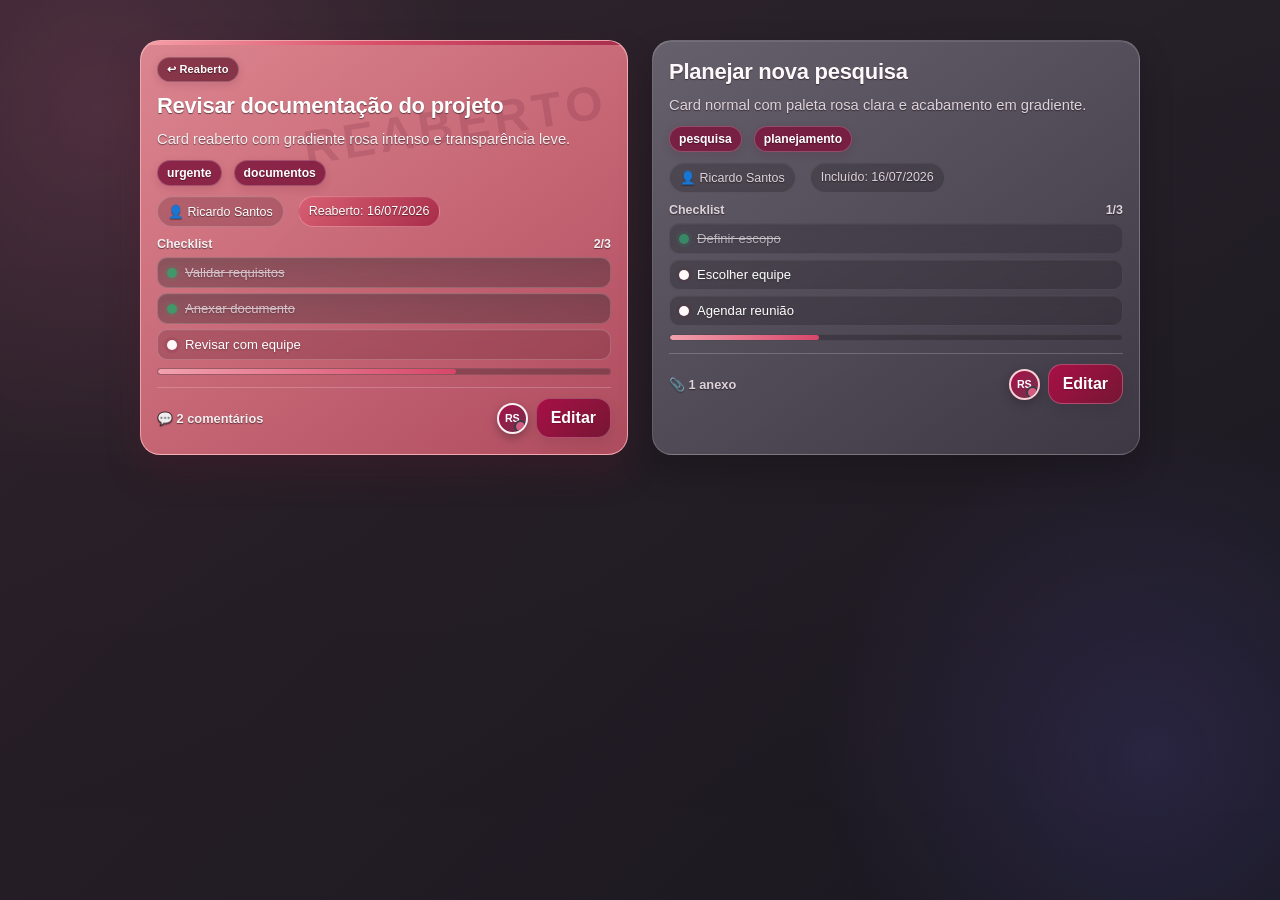
<file: _preview.html>
<!doctype html><html><head><meta charset='utf-8'><meta name='viewport' content='width=device-width'><link rel='stylesheet' href='styles.css'><style>body{margin:0;padding:40px;background:linear-gradient(135deg,#2d2029,#181820);font-family:Arial,sans-serif}.preview{display:grid;grid-template-columns:repeat(2,minmax(360px,1fr));gap:24px;max-width:1000px;margin:auto}.card{cursor:default}.card:hover{transform:none}.card-title{font-size:22px}.label,.meta-chip{display:inline-flex;margin-right:6px}.card-footer-actions{display:flex;align-items:center;gap:8px}.card-participant-avatar{display:inline-grid}</style></head><body><div class='preview'>
<div class='card is-reopened'><div class='reopened-watermark'>REABERTO</div><div class='card-status-row'><span class='card-status-badge reopened'>↩ Reaberto</span></div><h3 class='card-title'>Revisar documentação do projeto</h3><p class='card-desc'>Card reaberto com gradiente rosa intenso e transparência leve.</p><div class='card-labels'><span class='label'>urgente</span><span class='label'>documentos</span></div><div class='card-meta'><span class='meta-chip'>👤 Ricardo Santos</span><span class='meta-chip reopened-meta'>Reaberto: 16/07/2026</span></div><div class='card-checklist'><div class='card-checklist-title'><span>Checklist</span><span>2/3</span></div><div class='card-checklist-items'><div class='card-check-item done'><i class='card-check-bullet'></i><span>Validar requisitos</span></div><div class='card-check-item done'><i class='card-check-bullet'></i><span>Anexar documento</span></div><div class='card-check-item'><i class='card-check-bullet'></i><span>Revisar com equipe</span></div></div><div class='card-progress'><div class='card-progress-fill' style='width:66%'></div></div></div><div class='card-comments-row'><span class='card-comments-info'>💬 2 comentários</span><div class='card-footer-actions'><span class='card-participant-avatar is-owner-avatar'>RS</span><button class='btn btn-soft'>Editar</button></div></div></div>
<div class='card'><h3 class='card-title'>Planejar nova pesquisa</h3><p class='card-desc'>Card normal com paleta rosa clara e acabamento em gradiente.</p><div class='card-labels'><span class='label'>pesquisa</span><span class='label'>planejamento</span></div><div class='card-meta'><span class='meta-chip'>👤 Ricardo Santos</span><span class='meta-chip'>Incluído: 16/07/2026</span></div><div class='card-checklist'><div class='card-checklist-title'><span>Checklist</span><span>1/3</span></div><div class='card-checklist-items'><div class='card-check-item done'><i class='card-check-bullet'></i><span>Definir escopo</span></div><div class='card-check-item'><i class='card-check-bullet'></i><span>Escolher equipe</span></div><div class='card-check-item'><i class='card-check-bullet'></i><span>Agendar reunião</span></div></div><div class='card-progress'><div class='card-progress-fill' style='width:33%'></div></div></div><div class='card-comments-row'><span class='card-comments-info'>📎 1 anexo</span><div class='card-footer-actions'><span class='card-participant-avatar is-owner-avatar'>RS</span><button class='btn btn-soft'>Editar</button></div></div></div>
</div></body></html>
</file>
<file: styles.css>
:root {
  --bg: #242128;
  --bg-2: #2d2830;
  --sidebar: rgba(55, 43, 51, 0.94);
  --panel: rgba(255, 255, 255, 0.075);
  --panel-2: rgba(255, 255, 255, 0.095);
  --card: #39343d;
  --card-hover: #403943;
  --card-text: #f7f3f6;
  --card-muted: #c8bec5;
  --text: #f8f5f7;
  --muted: #c8bec5;
  --line: rgba(255, 255, 255, 0.12);
  --accent: #a81046;
  --accent-hover: #89143b;
  --accent-soft: rgba(168, 16, 70, 0.22);
  --accent-deep: #821840;
  --accent-plum: #682942;
  --danger: #c33a58;
  --danger-hover: #a62d49;
  --shadow: 0 26px 54px rgba(10, 7, 10, 0.34);
  --shadow-soft: 0 12px 28px rgba(10, 7, 10, 0.22);
  --radius-xl: 22px;
  --radius-lg: 18px;
  --radius-md: 14px;
  --radius-sm: 10px;

  /* Alias usados pelos módulos de colaboração, notificações e chat. */
  --text-primary: var(--text);
  --text-muted: var(--muted);
  --bg-card: #36313a;
  --bg-hover: rgba(255, 255, 255, 0.085);
  --border: var(--line);
}


* {
  box-sizing: border-box;
}

html,
body {
  margin: 0;
  min-height: 100%;
  font-family: "Inter", sans-serif;
  color: var(--text);
  background:
    radial-gradient(circle at top left, rgba(196, 59, 115, 0.08), transparent 24%),
    radial-gradient(circle at bottom right, rgba(196, 59, 115, 0.10), transparent 24%),
    linear-gradient(135deg, var(--bg) 0%, var(--bg-2) 100%);
}

body {
  min-height: 100vh;
}

.app-shell {
  opacity: 1;
  transform: scale(1);
}

button,
input,
textarea {
  font: inherit;
}

button {
  border: none;
  cursor: pointer;
}

button:disabled {
  cursor: not-allowed;
  opacity: 0.55;
}

input,
textarea {
  color: var(--text);
}

.app-shell {
  display: grid;
  grid-template-columns: 320px 1fr;
  min-height: 100vh;
  transition: grid-template-columns 0.28s ease;
}

.app-shell.sidebar-collapsed {
  grid-template-columns: 0 1fr;
}

.sidebar {
  padding: 18px;
  border-right: 1px solid var(--line);
  background: var(--sidebar);
  backdrop-filter: blur(18px);
  overflow: hidden;
  transition: opacity 0.24s ease, transform 0.24s ease, padding 0.24s ease, border-color 0.24s ease;
}

.app-shell.sidebar-collapsed .sidebar {
  opacity: 0;
  pointer-events: none;
  transform: translateX(-14px);
  padding-left: 0;
  padding-right: 0;
  border-right-color: transparent;
}

.brand-card {
  display: flex;
  align-items: center;
  gap: 14px;
  background: var(--panel);
  border: 1px solid var(--line);
  border-radius: 24px;
  padding: 18px;
  box-shadow: var(--shadow-soft);
  margin-bottom: 16px;
}

.brand-mark,
.brand-avatar {
  width: 56px;
  height: 56px;
  border-radius: 50%;
  flex: 0 0 auto;
  box-shadow: 0 10px 18px rgba(196, 59, 115, 0.28);
}

.brand-mark {
  background: linear-gradient(135deg, var(--accent), #d8568b);
  color: #fff;
  display: grid;
  place-items: center;
  font-weight: 800;
  font-size: 1.15rem;
}

.brand-avatar {
  object-fit: cover;
  border: 1px solid rgba(255,255,255,0.14);
}

.brand-copy h1 {
  margin: 0 0 4px;
  font-size: 1.8rem;
  line-height: 1;
}

.brand-copy p {
  margin: 0;
  color: var(--muted);
  line-height: 1.2;
}

.panel {
  position: relative;
  background: linear-gradient(180deg, rgba(255,255,255,0.085), rgba(255,255,255,0.055));
  border: 1px solid var(--line);
  border-radius: 18px;
  padding: 14px;
  box-shadow: var(--shadow-soft);
  margin-bottom: 14px;
  overflow: hidden;
}

html[data-theme="light"] .panel {
  background: linear-gradient(180deg, rgba(255,255,255,0.96), rgba(255,255,255,0.88));
}

.panel::after {
  content: "";
  position: absolute;
  inset: 0;
  background: linear-gradient(120deg, transparent 0%, rgba(255,255,255,0.04) 46%, transparent 100%);
  pointer-events: none;
}

.panel-header {
  display: flex;
  justify-content: space-between;
  align-items: center;
  gap: 10px;
  margin-bottom: 12px;
  font-weight: 700;
}

.project-list {
  list-style: none;
  margin: 0;
  padding: 0;
  max-height: 34vh;
  overflow: auto;
}

.project-list li {
  border: 1px solid transparent;
  border-radius: 12px;
  padding: 12px;
  margin-bottom: 8px;
  transition: all 0.18s ease;
  cursor: pointer;
}

.project-list li:hover {
  background: var(--accent-soft);
  transform: translateX(3px);
}

.project-list li.active {
  background: linear-gradient(135deg, var(--accent), #d7568a);
  color: #fff;
  box-shadow: 0 10px 20px rgba(196, 59, 115, 0.22);
}

.project-empty-state {
  cursor: default !important;
  color: var(--muted);
  background: rgba(255,255,255,0.04);
  border: 1px dashed var(--line);
}

.project-empty-state:hover {
  transform: none !important;
  background: rgba(255,255,255,0.04) !important;
}

.input,
.textarea {
  width: 100%;
  border: 1px solid var(--line);
  border-radius: 14px;
  background: var(--panel-2);
  padding: 12px 14px;
  outline: none;
  transition: border-color 0.18s ease, box-shadow 0.18s ease, background 0.18s ease;
}

.input::placeholder,
.textarea::placeholder {
  color: var(--muted);
}

.input:focus,
.textarea:focus {
  border-color: rgba(196, 59, 115, 0.42);
  box-shadow: 0 0 0 4px rgba(196, 59, 115, 0.12);
}

.textarea {
  min-height: 110px;
  resize: vertical;
}

.dashboard-panel {
  position: relative;
  overflow: hidden;
}

.dashboard-panel::before {
  content: "";
  position: absolute;
  inset: -30% auto auto 65%;
  width: 120px;
  height: 120px;
  border-radius: 999px;
  background: radial-gradient(circle, rgba(196, 59, 115, 0.16), transparent 70%);
  pointer-events: none;
}

.dashboard-stack {
  display: flex;
  flex-direction: column;
  gap: 10px;
}

.dashboard-stat {
  display: flex;
  align-items: center;
  gap: 12px;
  padding: 12px 14px;
  border-radius: 16px;
  border: 1px solid var(--line);
  background: rgba(255, 255, 255, 0.04);
  box-shadow: inset 0 1px 0 rgba(255,255,255,0.03);
}

html[data-theme="light"] .dashboard-stat {
  background: rgba(255, 255, 255, 0.82);
}

.dashboard-stat-icon {
  width: 42px;
  height: 42px;
  border-radius: 14px;
  display: grid;
  place-items: center;
  font-size: 1.1rem;
  background: rgba(255, 255, 255, 0.08);
  border: 1px solid rgba(255,255,255,0.06);
}

.dashboard-stat-copy {
  display: flex;
  flex-direction: column;
  min-width: 0;
}

.dashboard-stat-copy strong {
  font-size: 1.28rem;
  line-height: 1.1;
  order: 2;
}

.dashboard-stat-copy span {
  color: var(--muted);
  font-size: 0.8rem;
  margin-top: 0;
  order: 1;
}

.dashboard-stat-primary .dashboard-stat-icon { background: rgba(112, 136, 255, 0.16); }
.dashboard-stat-success .dashboard-stat-icon { background: rgba(85, 183, 131, 0.16); }
.dashboard-stat-warning .dashboard-stat-icon { background: rgba(255, 186, 92, 0.16); }
.dashboard-stat-accent .dashboard-stat-icon { background: rgba(196, 59, 115, 0.16); }

.theme-switch {
  display: grid;
  grid-template-columns: 1fr 1fr;
  gap: 10px;
}

.main-area {
  position: relative;
  padding: 24px;
  overflow: auto;
}

.sidebar-toggle {
  position: fixed;
  top: 18px;
  left: 336px;
  z-index: 120;
  width: 48px;
  height: 48px;
  display: inline-grid;
  place-items: center;
  margin-bottom: 14px;
  border-radius: 14px;
  background: rgba(255, 255, 255, 0.08);
  color: var(--text);
  border: 1px solid var(--line);
  box-shadow: var(--shadow-soft);
  backdrop-filter: blur(12px);
  font-size: 1.2rem;
  transition: left 0.28s ease, transform 0.18s ease, background 0.18s ease, box-shadow 0.18s ease;
}

html[data-theme="light"] .sidebar-toggle {
  background: rgba(255, 255, 255, 0.9);
}

.sidebar-toggle:hover {
  transform: translateY(-1px);
}

.app-shell.sidebar-collapsed .sidebar-toggle {
  left: 16px;
}

.topbar {
  display: flex;
  justify-content: space-between;
  gap: 18px;
  align-items: center;
  margin-bottom: 18px;
  padding-left: 52px;
}

.app-shell.sidebar-collapsed .topbar {
  padding-left: 64px;
}

.topbar h2 {
  margin: 0;
  font-size: 2rem;
}

.topbar p {
  margin: 6px 0 0;
  color: var(--muted);
}

.topbar-actions {
  display: flex;
  gap: 10px;
  flex-wrap: wrap;
}

.board {
  display: grid;
  grid-template-columns: repeat(3, minmax(280px, 1fr));
  gap: 18px;
  align-items: start;
}

.column {
  position: relative;
  background: linear-gradient(180deg, rgba(255,255,255,0.075), rgba(255,255,255,0.045));
  border: 1px solid var(--line);
  border-radius: 24px;
  min-height: 320px;
  box-shadow: var(--shadow-soft);
  overflow: hidden;
  backdrop-filter: blur(14px);
  transition: transform 0.24s ease, box-shadow 0.24s ease, border-color 0.24s ease;
}

.column::before {
  content: "";
  position: absolute;
  inset: 0 0 auto 0;
  height: 1px;
  background: linear-gradient(90deg, transparent, rgba(255,255,255,0.24), transparent);
}

.column:hover {
  transform: translateY(-1px);
  box-shadow: 0 18px 32px rgba(0, 0, 0, 0.18);
}

.column-header {
  padding: 16px;
  border-bottom: 1px solid var(--line);
  display: flex;
  align-items: center;
  justify-content: space-between;
  gap: 12px;
}

.column-header h3 {
  margin: 0 0 6px;
  font-size: 1.05rem;
}

.column-count {
  display: inline-flex;
  align-items: center;
  justify-content: center;
  min-width: 28px;
  height: 28px;
  padding: 0 10px;
  border-radius: 999px;
  background: var(--accent-soft);
  color: var(--accent);
  font-size: 0.82rem;
  font-weight: 800;
}

.cards {
  padding: 14px;
  min-height: 220px;
  display: flex;
  flex-direction: column;
  gap: 12px;
}

.cards.drag-over {
  background: rgba(196, 59, 115, 0.05);
}

.card {
  position: relative;
  isolation: isolate;
  backface-visibility: hidden;
  -webkit-font-smoothing: antialiased;
  background: linear-gradient(180deg, rgba(255,255,255,0.96), rgba(245,242,246,0.98));
  color: var(--card-text);
  border: 1px solid rgba(255, 255, 255, 0.58);
  border-radius: 18px;
  padding: 14px;
  box-shadow: 0 14px 26px rgba(0, 0, 0, 0.12);
  cursor: grab;
  transition: background 0.22s ease, box-shadow 0.22s ease, opacity 0.22s ease, border-color 0.22s ease;
  animation: cardFadeIn 0.28s ease;
  overflow: hidden;
}

.card::before {
  content: "";
  position: absolute;
  inset: 0;
  background: linear-gradient(120deg, transparent 0%, rgba(255,255,255,0.48) 14%, transparent 28%);
  transform: translateX(-125%);
  transition: transform 0.7s ease;
  pointer-events: none;
  z-index: -1;
}

.card:hover {
  background: var(--card-hover);
  box-shadow: 0 18px 30px rgba(0, 0, 0, 0.16);
  border-color: rgba(196, 59, 115, 0.22);
}

.card:hover::before {
  transform: translateX(135%);
}

.card.dragging {
  opacity: 0.55;
  transform: rotate(2deg);
  cursor: grabbing;
}

.card-title {
  margin: 0 0 8px;
  font-size: 1rem;
  font-weight: 800;
  line-height: 1.35;
}

.card-desc {
  margin: 0 0 10px;
  color: var(--card-muted);
  font-size: 0.92rem;
  line-height: 1.45;
}

.card-labels {
  display: flex;
  flex-wrap: wrap;
  gap: 6px;
  margin-bottom: 10px;
}

.label {
  padding: 5px 9px;
  border-radius: 999px;
  background: rgba(196, 59, 115, 0.14);
  color: var(--accent);
  font-size: 0.76rem;
  font-weight: 700;
}

.card-meta {
  display: flex;
  flex-wrap: wrap;
  gap: 8px;
  margin-bottom: 10px;
}

.meta-chip {
  padding: 7px 10px;
  border-radius: 999px;
  background: rgba(255, 255, 255, 0.14);
  border: 1px solid rgba(0, 0, 0, 0.06);
  font-size: 0.78rem;
  color: var(--card-muted);
}

html[data-theme="light"] .meta-chip {
  background: rgba(0, 0, 0, 0.03);
}

.card-checklist {
  margin: 10px 0 8px;
}

.card-checklist-title {
  display: flex;
  align-items: center;
  justify-content: space-between;
  color: var(--card-muted);
  font-size: 0.78rem;
  font-weight: 700;
  margin-bottom: 6px;
}

.card-checklist-items {
  display: flex;
  flex-direction: column;
  gap: 5px;
}

.card-check-item {
  display: flex;
  align-items: center;
  gap: 8px;
  font-size: 0.82rem;
  color: var(--card-text);
  background: rgba(0, 0, 0, 0.03);
  border-radius: 10px;
  padding: 7px 9px;
}

.card-check-item.done {
  opacity: 0.72;
  text-decoration: line-through;
}

.card-check-bullet {
  width: 10px;
  height: 10px;
  border-radius: 50%;
  background: #ccc;
  flex: 0 0 auto;
}

.card-check-item.done .card-check-bullet {
  background: #55b783;
}

.card-progress {
  width: 100%;
  height: 7px;
  background: rgba(0, 0, 0, 0.08);
  border-radius: 999px;
  overflow: hidden;
  margin-top: 8px;
}

.card-progress-fill {
  height: 100%;
  background: linear-gradient(90deg, var(--accent), #dc5d90);
  border-radius: 999px;
}

.card-comments-row {
  display: flex;
  align-items: center;
  justify-content: space-between;
  gap: 8px;
  margin-top: 12px;
  padding-top: 10px;
  border-top: 1px solid rgba(0, 0, 0, 0.07);
}

.card-comments-info {
  color: var(--card-muted);
  font-size: 0.8rem;
  font-weight: 700;
}

.card-actions {
  display: flex;
  justify-content: flex-end;
  gap: 8px;
  opacity: 0.6;
  transform: translateY(2px);
  transition: opacity 0.2s ease, transform 0.2s ease;
}

.card:hover .card-actions {
  opacity: 1;
  transform: translateY(0);
}

.empty-state {
  border: 1px dashed var(--line);
  border-radius: 14px;
  padding: 16px;
  color: var(--muted);
  text-align: center;
}

.btn {
  border-radius: 12px;
  padding: 10px 14px;
  font-weight: 700;
  transition: transform 0.18s ease, background 0.18s ease, box-shadow 0.18s ease, border-color 0.18s ease, opacity 0.18s ease;
  box-shadow: 0 6px 14px rgba(0,0,0,0.08);
}

.btn:hover {
  transform: translateY(-1px) scale(1.01);
}

.btn:active,
.icon-btn:active,
.sidebar-toggle:active {
  transform: translateY(0) scale(0.98);
}

.btn-sm {
  padding: 8px 12px;
  font-size: 0.92rem;
}

.btn-primary {
  background: var(--accent);
  color: #fff;
}

.btn-primary:hover {
  background: var(--accent-hover);
}

.btn-danger {
  background: var(--danger);
  color: #fff;
}

.btn-danger:hover {
  background: var(--danger-hover);
}

.btn-soft {
  background: rgba(255, 255, 255, 0.08);
  color: var(--text);
  border: 1px solid var(--line);
}

html[data-theme="light"] .btn-soft {
  background: rgba(0, 0, 0, 0.04);
}

.btn-soft:hover {
  background: rgba(255, 255, 255, 0.12);
}

html[data-theme="light"] .btn-soft:hover {
  background: rgba(0, 0, 0, 0.07);
}

.theme-btn.active {
  background: var(--accent);
  color: #fff;
  border-color: transparent;
}

.icon-btn {
  width: 40px;
  height: 40px;
  border-radius: 12px;
  background: rgba(255, 255, 255, 0.08);
  color: var(--text);
  border: 1px solid var(--line);
}

html[data-theme="light"] .icon-btn {
  background: rgba(0, 0, 0, 0.04);
}

.modal-overlay {
  position: fixed;
  inset: 0;
  background: rgba(10, 10, 14, 0.54);
  backdrop-filter: blur(14px);
  display: grid;
  place-items: center;
  padding: 20px;
  z-index: 100;
  opacity: 0;
  visibility: hidden;
  pointer-events: none;
  transition: opacity 0.28s ease, visibility 0.28s ease, backdrop-filter 0.28s ease;
}

.modal-overlay.hidden {
  display: grid;
}

.modal-overlay.is-active {
  opacity: 1;
  visibility: visible;
  pointer-events: auto;
}

.modal-overlay.is-closing {
  opacity: 0;
  visibility: visible;
  pointer-events: none;
}

.modal-card {
  width: min(760px, 100%);
  background: linear-gradient(180deg, rgba(34, 34, 44, 0.98), rgba(28, 28, 37, 0.98));
  border: 1px solid var(--line);
  border-radius: 24px;
  box-shadow: var(--shadow);
  transform: translateY(28px) scale(0.972);
  opacity: 0;
  transition: transform 0.32s cubic-bezier(.22,1,.36,1), opacity 0.24s ease;
  max-height: 92vh;
  overflow: auto;
}

html[data-theme="light"] .modal-card {
  background: linear-gradient(180deg, rgba(255, 255, 255, 0.98), rgba(248, 248, 251, 0.98));
}

.modal-overlay.is-active .modal-card {
  transform: translateY(0) scale(1);
  opacity: 1;
}

.modal-overlay.is-closing .modal-card,
.modal-overlay.hidden .modal-card {
  transform: translateY(22px) scale(0.98);
  opacity: 0;
}

.modal-sm {
  width: min(460px, 100%);
}

.modal-view {
  width: min(860px, 100%);
}

.modal-card::before {
  content: "";
  position: absolute;
  inset: 0 0 auto 0;
  height: 1px;
  background: linear-gradient(90deg, transparent, rgba(255,255,255,0.24), transparent);
  pointer-events: none;
}

.modal-header,
.modal-footer {
  backdrop-filter: blur(8px);
}

.modal-header,
.modal-footer {
  padding: 18px 20px;
  display: flex;
  align-items: center;
  justify-content: space-between;
  gap: 12px;
}

.modal-header {
  border-bottom: 1px solid var(--line);
}

.modal-header h3 {
  margin: 0;
  font-size: 1.2rem;
}

.modal-body {
  padding: 20px;
}

.modal-footer {
  border-top: 1px solid var(--line);
}

.footer-right {
  display: flex;
  gap: 10px;
}

.field {
  margin-bottom: 16px;
}

.field-label {
  display: block;
  margin-bottom: 8px;
  font-weight: 700;
}

.helper {
  display: inline-block;
  margin-top: 8px;
  color: var(--muted);
  font-size: 0.85rem;
}

.grid-2 {
  display: grid;
  grid-template-columns: 1fr 1fr;
  gap: 14px;
}

.inline-add {
  display: grid;
  grid-template-columns: 1fr auto;
  gap: 10px;
  margin-bottom: 10px;
}

.edit-list {
  display: flex;
  flex-direction: column;
  gap: 8px;
}

.edit-item {
  display: flex;
  align-items: center;
  justify-content: space-between;
  gap: 10px;
  background: rgba(255, 255, 255, 0.06);
  border: 1px solid var(--line);
  border-radius: 12px;
  padding: 10px 12px;
}

html[data-theme="light"] .edit-item {
  background: rgba(0, 0, 0, 0.03);
}

.edit-item-left {
  display: flex;
  align-items: center;
  gap: 10px;
  min-width: 0;
}

.edit-item-left span {
  word-break: break-word;
}

.view-body {
  display: flex;
  flex-direction: column;
  gap: 18px;
}

.view-section h4 {
  margin: 0 0 10px;
  font-size: 1rem;
}

.view-text {
  margin: 0;
  color: var(--muted);
  line-height: 1.55;
}

.view-meta-row {
  display: flex;
  flex-wrap: wrap;
  gap: 8px;
}

.section-inline-header {
  display: flex;
  align-items: center;
  justify-content: space-between;
  gap: 12px;
  margin-bottom: 10px;
}

.counter-badge {
  padding: 6px 10px;
  border-radius: 999px;
  background: var(--accent-soft);
  color: var(--accent);
  font-size: 0.8rem;
  font-weight: 800;
}

.progress-wrap {
  margin-bottom: 12px;
}

.progress-bar {
  width: 100%;
  height: 10px;
  background: rgba(255, 255, 255, 0.08);
  border-radius: 999px;
  overflow: hidden;
}

html[data-theme="light"] .progress-bar {
  background: rgba(0, 0, 0, 0.06);
}

.progress-fill {
  width: 0%;
  height: 100%;
  background: linear-gradient(90deg, var(--accent), #dc5d90);
  border-radius: 999px;
  transition: width 0.22s ease;
}

.view-checklist,
.view-comments {
  display: flex;
  flex-direction: column;
  gap: 8px;
}

.view-check-item,
.view-comment-item {
  background: rgba(255, 255, 255, 0.06);
  border: 1px solid var(--line);
  border-radius: 14px;
  padding: 12px 14px;
}

html[data-theme="light"] .view-check-item,
html[data-theme="light"] .view-comment-item {
  background: rgba(0, 0, 0, 0.03);
}

.view-check-item {
  display: flex;
  align-items: center;
  gap: 10px;
}

.view-check-item.done {
  opacity: 0.75;
}

.view-check-bullet {
  width: 14px;
  height: 14px;
  border-radius: 50%;
  background: #c9c9cf;
  flex: 0 0 auto;
}

.view-check-item.done .view-check-bullet {
  background: #53b67f;
}

.view-comment-meta {
  font-size: 0.78rem;
  color: var(--muted);
  margin-top: 6px;
}

.hidden {
  display: none !important;
}

.modal-overlay.hidden {
  display: none !important;
}

.modal-overlay.is-closing,
.modal-overlay.is-active {
  display: grid !important;
}

@keyframes cardFadeIn {
  from {
    opacity: 0;
    transform: translateY(8px) scale(0.99);
  }
  to {
    opacity: 1;
    transform: translateY(0) scale(1);
  }
}

@media (max-width: 1180px) {
  .app-shell {
    grid-template-columns: 1fr;
  }

  .sidebar {
    border-right: none;
    border-bottom: 1px solid var(--line);
  }

  .board {
    grid-template-columns: 1fr;
  }
}

@media (max-width: 760px) {
  .main-area {
    padding: 16px;
  }

  .topbar {
    flex-direction: column;
    align-items: flex-start;
  }

  .grid-2,
  .inline-add {
    grid-template-columns: 1fr;
  }

  .modal-footer {
    flex-direction: column;
    align-items: stretch;
  }

  .footer-right {
    width: 100%;
    flex-direction: column;
  }
}

@media (max-width: 980px) {
  .dashboard-grid {
    grid-template-columns: 1fr;
  }
}

.inline-add-view {
  margin-bottom: 10px;
}

.view-check-item.is-clickable {
  width: 100%;
  text-align: left;
  background: transparent;
  border: 1px solid var(--line);
}

.view-check-item.is-clickable:hover {
  background: rgba(196, 59, 115, 0.06);
}

.view-comment-text {
  line-height: 1.45;
}

.view-comment-meta-row {
  margin-top: 8px;
  display: flex;
  align-items: center;
  justify-content: space-between;
  gap: 10px;
}


/* ===== Premium visual upgrade ===== */
body::before {
  content: "";
  position: fixed;
  inset: 0;
  background:
    radial-gradient(circle at 8% 12%, rgba(227, 103, 156, 0.18), transparent 26%),
    radial-gradient(circle at 90% 84%, rgba(129, 104, 255, 0.14), transparent 24%),
    linear-gradient(180deg, rgba(255,255,255,0.02), rgba(255,255,255,0));
  pointer-events: none;
}

.intro-splash {
  position: fixed;
  inset: 0;
  z-index: 9999;
  display: grid;
  place-items: center;
  background:
    radial-gradient(circle at center, rgba(196,59,115,0.12), transparent 30%),
    linear-gradient(135deg, rgba(16,16,25,0.92), rgba(22,22,34,0.98));
  backdrop-filter: blur(14px);
  opacity: 1;
  visibility: visible;
  transition: opacity 0.7s ease, visibility 0s linear 0.7s;
}

.intro-splash.is-hidden {
  opacity: 0;
  visibility: hidden;
}

.intro-splash.is-hidden .intro-splash-card {
  transform: translateY(-8px) scale(0.985);
  opacity: 0;
}

.intro-splash.is-hidden .intro-splash-glow {
  opacity: 0;
  transform: scale(0.92);
}

.intro-splash-glow {
  position: absolute;
  width: 320px;
  height: 320px;
  border-radius: 50%;
  background: radial-gradient(circle, rgba(196,59,115,0.24), transparent 68%);
  filter: blur(6px);
  animation: splashPulse 1.8s ease-in-out infinite;
  transition: opacity 0.55s ease, transform 0.55s ease;
}

.intro-splash-card {
  position: relative;
  display: flex;
  align-items: center;
  gap: 18px;
  padding: 24px 30px;
  border-radius: 28px;
  border: 1px solid rgba(255,255,255,0.1);
  background: linear-gradient(135deg, rgba(255,255,255,0.12), rgba(255,255,255,0.04));
  box-shadow: 0 30px 80px rgba(0,0,0,0.34);
  animation: splashRise 0.8s ease;
  transition: transform 0.55s ease, opacity 0.55s ease;
}

.intro-splash-mark {
  width: 80px;
  height: 80px;
  border-radius: 26px;
  display: grid;
  place-items: center;
  font-size: 1.7rem;
  font-weight: 800;
  color: white;
  background: linear-gradient(135deg, #cf4a81, #8f56ff);
  box-shadow: 0 18px 38px rgba(196,59,115,0.34);
}

.intro-splash-copy {
  display: flex;
  flex-direction: column;
  gap: 4px;
}

.intro-splash-copy strong {
  font-size: 1.4rem;
  letter-spacing: -0.03em;
}

.intro-splash-copy span {
  color: rgba(255,255,255,0.7);
  font-size: 0.95rem;
}

@keyframes splashRise {
  from { transform: translateY(18px) scale(0.96); opacity: 0; }
  to { transform: translateY(0) scale(1); opacity: 1; }
}

@keyframes splashPulse {
  0%, 100% { transform: scale(0.96); opacity: 0.7; }
  50% { transform: scale(1.06); opacity: 1; }
}

.app-shell {
  position: relative;
}

.sidebar {
  background:
    linear-gradient(180deg, rgba(55,55,72,0.94), rgba(42,42,57,0.9)),
    rgba(49,49,61,0.84);
  box-shadow: inset -1px 0 0 rgba(255,255,255,0.03);
}

.brand-card {
  border-radius: 28px;
  background: linear-gradient(145deg, rgba(255,255,255,0.1), rgba(255,255,255,0.05));
}

.brand-mark {
  border-radius: 20px;
  width: 62px;
  height: 62px;
}

.brand-copy h1 {
  font-size: 1.95rem;
  letter-spacing: -0.05em;
}

.panel {
  border-radius: 22px;
  background: linear-gradient(180deg, rgba(255,255,255,0.09), rgba(255,255,255,0.05));
}

.panel-header {
  letter-spacing: -0.01em;
}

.dashboard-stat {
  position: relative;
  overflow: hidden;
  background: linear-gradient(135deg, rgba(255,255,255,0.08), rgba(255,255,255,0.04));
}

.dashboard-stat::after {
  content: "";
  position: absolute;
  inset: auto -12px -12px auto;
  width: 56px;
  height: 56px;
  border-radius: 18px;
  background: rgba(255,255,255,0.04);
  transform: rotate(18deg);
}

.main-area {
  padding: 28px 28px 32px;
}

.sidebar-toggle {
  top: 20px;
  left: 338px;
  width: 50px;
  height: 50px;
  border-radius: 16px;
  background: linear-gradient(135deg, rgba(255,255,255,0.14), rgba(255,255,255,0.06));
  box-shadow: 0 18px 34px rgba(0,0,0,0.24);
}

.sidebar-toggle:hover {
  transform: translateY(-2px) scale(1.02);
}

.topbar {
  margin-bottom: 24px;
}

.topbar h2 {
  font-size: 2.25rem;
  letter-spacing: -0.06em;
}

.board {
  gap: 22px;
}

.column {
  border-radius: 26px;
  background: linear-gradient(180deg, rgba(255,255,255,0.09), rgba(255,255,255,0.05));
  box-shadow: 0 26px 48px rgba(0,0,0,0.18);
}

.column-header {
  padding: 18px;
  background: linear-gradient(180deg, rgba(255,255,255,0.03), rgba(255,255,255,0));
}

.column-header h3 {
  font-size: 1.08rem;
  letter-spacing: -0.03em;
}

.cards {
  padding: 16px;
  gap: 14px;
}

.card {
  position: relative;
  overflow: hidden;
  border-radius: 20px;
  padding: 16px;
  box-shadow: 0 14px 28px rgba(17,18,28,0.12);
}

.card::before {
  content: "";
  position: absolute;
  left: 0;
  right: 0;
  top: 0;
  height: 4px;
  background: linear-gradient(90deg, rgba(196,59,115,0.95), rgba(143,86,255,0.8));
  opacity: 0.85;
}

.card:hover {
  box-shadow: 0 18px 34px rgba(17,18,28,0.16);
}

.label {
  background: linear-gradient(135deg, rgba(196,59,115,0.16), rgba(143,86,255,0.12));
}

.meta-chip {
  background: linear-gradient(180deg, rgba(255,255,255,0.16), rgba(255,255,255,0.1));
}

.progress-bar,
.card-progress {
  overflow: hidden;
  background: rgba(0,0,0,0.06);
}

.progress-fill,
.card-progress-fill {
  background: linear-gradient(90deg, #cf4a81, #8f56ff);
}

.modal-card {
  border-radius: 28px;
  border: 1px solid rgba(255,255,255,0.1);
  background: linear-gradient(180deg, rgba(39,39,52,0.98), rgba(30,30,42,0.96));
  box-shadow: 0 38px 80px rgba(0,0,0,0.34);
}

html[data-theme="light"] .modal-card {
  background: linear-gradient(180deg, rgba(255,255,255,0.98), rgba(248,248,252,0.96));
}

.modal-header,
.modal-footer {
  background: rgba(255,255,255,0.02);
}

.view-section {
  border-radius: 20px;
  background: rgba(255,255,255,0.03);
  border: 1px solid rgba(255,255,255,0.05);
  padding: 16px;
}

html[data-theme="light"] .view-section {
  background: rgba(0,0,0,0.02);
  border-color: rgba(0,0,0,0.04);
}

.view-check-item,
.view-comment-item {
  border-radius: 16px;
}

.btn {
  border-radius: 14px;
}

.btn-primary {
  background: linear-gradient(135deg, #cf4a81, #b33767);
}

.btn-danger {
  background: linear-gradient(135deg, #d14b6f, #b43858);
}

@media (max-width: 1200px) {
  .board {
    grid-template-columns: 1fr;
  }

  .sidebar-toggle {
    left: 22px;
  }

  .topbar {
    padding-left: 64px;
  }
}

@media (max-width: 700px) {
  .intro-splash-card {
    width: calc(100% - 32px);
    padding: 20px;
  }

  .intro-splash-mark {
    width: 68px;
    height: 68px;
  }
}


.view-check-item,
.view-comment-item {
  transition: transform 0.18s ease, box-shadow 0.18s ease, border-color 0.18s ease, background 0.18s ease;
}

.view-check-item:hover,
.view-comment-item:hover {
  transform: translateY(-1px);
  box-shadow: 0 10px 18px rgba(0,0,0,0.08);
}

.view-check-item button,
.view-comment-item button {
  transition: transform 0.18s ease, opacity 0.18s ease;
}

.view-check-item:hover button,
.view-comment-item:hover button {
  transform: scale(1.04);
}

.topbar,
.column,
.panel,
.card {
  animation-fill-mode: both;
}

.brand-card,
.panel,
.topbar,
.column {
  animation: surfaceFadeUp 0.42s cubic-bezier(.22,1,.36,1);
}

.column:nth-child(2) { animation-delay: 0.04s; }
.column:nth-child(3) { animation-delay: 0.08s; }

@keyframes surfaceFadeUp {
  from { opacity: 0; transform: translateY(10px); }
  to { opacity: 1; transform: translateY(0); }
}

@keyframes cardFadeIn {
  from { opacity: 0; transform: translateY(10px) scale(0.985); }
  to { opacity: 1; transform: translateY(0) scale(1); }
}

.view-section {
  animation: surfaceFadeUp 0.36s cubic-bezier(.22,1,.36,1);
}

.view-section:nth-child(2) { animation-delay: 0.03s; }
.view-section:nth-child(3) { animation-delay: 0.06s; }
.view-section:nth-child(4) { animation-delay: 0.09s; }

.modal-overlay.is-active .modal-header,
.modal-overlay.is-active .modal-body,
.modal-overlay.is-active .modal-footer {
  animation: surfaceFadeUp 0.32s cubic-bezier(.22,1,.36,1);
}

/* Fix do hover do card: remove a piscada no mouseenter sem deixar a listra fixa */
.card {
  background: linear-gradient(180deg, rgba(255,255,255,0.96), rgba(245,242,246,0.98));
  transition: box-shadow 0.22s ease, border-color 0.22s ease, filter 0.22s ease;
  will-change: box-shadow, border-color, filter;
  transform: translateZ(0);
  backface-visibility: hidden;
}

.card::before {
  left: 0;
  right: 0;
  top: 0;
  height: 4px;
  inset: 0 0 auto 0;
  background: linear-gradient(90deg, rgba(196,59,115,0.95), rgba(143,86,255,0.8));
  opacity: 0;
  transform: scaleX(0.22) translateZ(0);
  transform-origin: left center;
  transition: opacity 0.22s ease, transform 0.32s cubic-bezier(.22,1,.36,1);
  pointer-events: none;
  z-index: 0;
}

.card:hover {
  background: linear-gradient(180deg, rgba(255,255,255,0.96), rgba(245,242,246,0.98));
  box-shadow: 0 18px 34px rgba(17,18,28,0.16);
  border-color: rgba(196, 59, 115, 0.22);
  filter: brightness(1.015);
}

.card:hover::before {
  opacity: 1;
  transform: scaleX(1) translateZ(0);
}

.hidden {
  display: none !important;
}

.auth-modal-card {
  max-width: 460px;
}

.auth-modal-body,
.profile-modal-body {
  display: grid;
  gap: 16px;
}

.auth-brand {
  display: grid;
  grid-template-columns: 64px 1fr;
  gap: 14px;
  align-items: center;
  padding: 14px;
  border-radius: 18px;
  background: linear-gradient(135deg, rgba(196, 59, 115, 0.14), rgba(255,255,255,0.05));
  border: 1px solid var(--line);
}

.auth-brand-mark,
.profile-avatar-fallback {
  width: 64px;
  height: 64px;
  border-radius: 20px;
  display: grid;
  place-items: center;
  font-weight: 800;
  font-size: 1.75rem;
  color: #fff;
  background: linear-gradient(135deg, #d84d87, #a95cff);
  box-shadow: 0 12px 30px rgba(196, 59, 115, 0.28);
}

.auth-brand p {
  margin: 6px 0 0;
  color: var(--muted);
  line-height: 1.5;
}

.btn-auth-google {
  width: 100%;
  min-height: 50px;
  justify-content: center;
  gap: 10px;
}

.btn-auth-google span {
  width: 26px;
  height: 26px;
  border-radius: 999px;
  display: inline-grid;
  place-items: center;
  background: rgba(255,255,255,0.18);
  font-weight: 800;
}

.auth-config-hint {
  margin: 0;
  padding: 12px 14px;
  border-radius: 14px;
  background: rgba(255,255,255,0.06);
  border: 1px dashed var(--line);
  color: var(--muted);
  line-height: 1.5;
}

.profile-user-card {
  display: grid;
  grid-template-columns: 72px 1fr;
  gap: 14px;
  align-items: center;
  padding: 16px;
  border-radius: 18px;
  background: linear-gradient(135deg, rgba(255,255,255,0.08), rgba(196, 59, 115, 0.10));
  border: 1px solid var(--line);
}

.profile-avatar {
  width: 72px;
  height: 72px;
  border-radius: 22px;
  object-fit: cover;
  border: 1px solid var(--line);
}

.profile-user-copy {
  display: grid;
  gap: 4px;
}

.profile-user-copy strong {
  font-size: 1.05rem;
}

.profile-user-copy span {
  color: var(--muted);
  word-break: break-word;
}


@keyframes introSplashFadeOut {
  to {
    opacity: 0;
    visibility: hidden;
    pointer-events: none;
  }
}


.btn-google-login {
  display: inline-flex;
  align-items: center;
  gap: 10px;
  margin-left: 8px;
}

.google-mark {
  width: 20px;
  height: 20px;
  display: inline-grid;
  place-items: center;
  flex: 0 0 auto;
}

.google-mark svg {
  width: 18px;
  height: 18px;
  display: block;
}

.btn-auth-google {
  display: inline-flex;
  align-items: center;
  justify-content: center;
  gap: 10px;
}


.utility-hidden-actions { display:none !important; }

.topbar-actions {
  margin-left: auto;
  justify-content: flex-end;
}

.btn-google-login {
  display: inline-flex;
  align-items: center;
  gap: 10px;
  padding-inline: 18px;
  background: linear-gradient(180deg, rgba(255,255,255,0.11), rgba(255,255,255,0.07));
  border: 1px solid var(--line);
  color: var(--text);
  box-shadow: var(--shadow-soft);
  backdrop-filter: blur(14px);
}

.btn-google-login:hover {
  background: linear-gradient(180deg, rgba(255,255,255,0.15), rgba(255,255,255,0.09));
  border-color: rgba(255,255,255,0.16);
  transform: translateY(-1px);
}

.project-list li {
  display: flex;
  align-items: center;
  justify-content: space-between;
  gap: 8px;
}

.project-item-name {
  min-width: 0;
  overflow: hidden;
  text-overflow: ellipsis;
  white-space: nowrap;
  flex: 1;
}

.project-edit-btn {
  width: 34px;
  height: 34px;
  border-radius: 12px;
  display: inline-grid;
  place-items: center;
  flex: 0 0 auto;
  background: rgba(255,255,255,0.08);
  border: 1px solid rgba(255,255,255,0.08);
  color: inherit;
  opacity: 0.78;
  transition: transform 0.18s ease, opacity 0.18s ease, background 0.18s ease, border-color 0.18s ease;
}

.project-list li:hover .project-edit-btn,
.project-list li.active .project-edit-btn {
  opacity: 1;
}

.project-edit-btn:hover {
  transform: translateY(-1px);
  background: rgba(255,255,255,0.14);
  border-color: rgba(255,255,255,0.14);
}

.project-actions-menu {
  position: fixed;
  min-width: 220px;
  padding: 8px;
  border-radius: 18px;
  border: 1px solid var(--line);
  background: linear-gradient(180deg, rgba(36,36,48,0.98), rgba(25,25,34,0.98));
  box-shadow: var(--shadow);
  backdrop-filter: blur(18px);
  z-index: 140;
}

html[data-theme="light"] .project-actions-menu {
  background: linear-gradient(180deg, rgba(255,255,255,0.98), rgba(246,246,250,0.98));
}

.project-actions-item {
  width: 100%;
  text-align: left;
  padding: 12px 14px;
  border-radius: 12px;
  background: transparent;
  color: var(--text);
  transition: background 0.18s ease, transform 0.18s ease;
}

.project-actions-item:hover {
  background: rgba(255,255,255,0.08);
  transform: translateX(2px);
}

.project-actions-item.danger {
  color: #ff8baa;
}


/* --- Fixes: login modal button alignment + project hover artifacts --- */
.btn-auth-google,
.btn-google-login {
  display: inline-flex;
  align-items: center;
  justify-content: center;
  gap: 10px;
}

.btn-auth-google {
  width: 100%;
}

.btn-auth-google .google-mark,
.btn-google-login .google-mark {
  width: 26px;
  height: 26px;
  border-radius: 999px;
  display: inline-grid;
  place-items: center;
  background: rgba(255,255,255,0.18);
  flex: 0 0 auto;
}

.btn-auth-google .btn-google-text,
.btn-google-login .btn-google-text,
.btn-auth-google > span:last-child,
.btn-google-login > span:last-child {
  white-space: nowrap;
  width: auto;
  height: auto;
  background: transparent;
  border-radius: 0;
  display: inline-block;
  line-height: 1.1;
  font-weight: 700;
}

.project-list {
  overflow-y: auto;
  overflow-x: hidden;
  scrollbar-width: none;
}

.project-list::-webkit-scrollbar {
  width: 0;
  height: 0;
}

.project-list li {
  overflow: hidden;
  transform: none !important;
  filter: none !important;
  will-change: auto;
}

.project-list li:hover {
  transform: none !important;
  box-shadow: none !important;
}

.project-list li.active {
  box-shadow: none !important;
}

.project-edit-btn {
  position: relative;
  z-index: 1;
}


/* --- Ajustes finos: splash fade-out, sidebar clipping e branding --- */
.sidebar,
.panel,
.project-list {
  isolation: isolate;
  contain: paint;
}

.main-area {
  isolation: isolate;
}

.project-list li {
  position: relative;
  z-index: 0;
  contain: layout paint;
  backface-visibility: hidden;
  -webkit-backface-visibility: hidden;
}

.project-item-name {
  position: relative;
  z-index: 1;
}

.project-list li:hover,
.project-list li.active {
  filter: none !important;
  backdrop-filter: none !important;
}

.btn-auth-google {
  text-align: center;
}

.btn-auth-google .btn-google-text,
.btn-google-login .btn-google-text {
  display: inline-flex;
  align-items: center;
  justify-content: center;
  line-height: 1;
}

/* --- Fix final do borrão ao hover nos projetos --- */
.board-grid,
.column,
.column-body,
.main-area {
  isolation: isolate;
}

.column {
  backdrop-filter: none !important;
  -webkit-backdrop-filter: none !important;
  background: linear-gradient(180deg, rgba(255,255,255,0.09), rgba(255,255,255,0.055)) !important;
}

.project-list,
.project-list li,
.project-list li:hover,
.project-list li.active,
.project-item-name,
.project-item-name:hover {
  filter: none !important;
  backdrop-filter: none !important;
  -webkit-backdrop-filter: none !important;
  box-shadow: none !important;
}


.btn-google-login.is-locked{cursor:default;pointer-events:none;opacity:1;}
.btn-google-login.is-locked:hover{transform:none;box-shadow:var(--shadow-soft);}
.participants-list{display:flex;flex-wrap:wrap;gap:8px;}
.card-participants{display:flex;flex-wrap:wrap;gap:6px;margin-top:12px;}
.participant-chip{display:inline-flex;align-items:center;padding:6px 10px;border-radius:999px;background:rgba(255,255,255,.08);border:1px solid rgba(255,255,255,.08);font-size:12px;font-weight:600;color:var(--text-primary);max-width:100%;overflow:hidden;text-overflow:ellipsis;white-space:nowrap;}
.participant-chip-more{opacity:.78;}


.intro-splash-avatar {
  border-radius: 50%;
  object-fit: cover;
  border: 1px solid rgba(255,255,255,0.14);
}

.intro-splash-avatar-fallback {
  border-radius: 50%;
}

@media (max-width: 980px) {
  .app-shell {
    display: block;
  }

  .app-shell::before {
    content: "";
    position: fixed;
    inset: 0;
    background: rgba(8, 9, 14, 0.52);
    opacity: 0;
    visibility: hidden;
    pointer-events: none;
    transition: opacity 0.24s ease, visibility 0.24s ease;
    z-index: 149;
  }

  .app-shell.mobile-sidebar-open::before {
    opacity: 1;
    visibility: visible;
    pointer-events: auto;
  }

  .sidebar {
    position: fixed;
    top: 0;
    left: 0;
    bottom: 0;
    width: min(86vw, 360px);
    max-width: 360px;
    z-index: 160;
    overflow-y: auto;
    border-right: 1px solid var(--line);
    border-bottom: none;
    transform: translateX(-105%);
    opacity: 1;
    pointer-events: none;
    transition: transform 0.28s ease, box-shadow 0.28s ease;
    padding-top: 76px;
  }

  .app-shell.mobile-sidebar-open .sidebar {
    transform: translateX(0);
    pointer-events: auto;
    box-shadow: 24px 0 48px rgba(0,0,0,0.32);
  }

  .main-area {
    min-width: 0;
    width: 100%;
    padding: 16px 14px 24px;
    overflow-x: hidden;
  }

  .sidebar-toggle {
    position: fixed;
    top: 16px;
    left: 14px !important;
    z-index: 170;
    touch-action: manipulation;
  }

  .topbar {
    padding-left: 58px !important;
    margin-top: 6px;
  }

  .board {
    display: grid;
    grid-auto-flow: row;
    grid-template-columns: 1fr;
    overflow-x: visible;
    gap: 22px;
    padding-bottom: 6px;
  }

  .column {
    min-height: 52vh;
  }
}


.skip-login-intro-splash #introSplash{display:none !important;opacity:0 !important;visibility:hidden !important;pointer-events:none !important;}


.participant-search-inline{align-items:stretch;}
.participant-search-results,.selected-participants-list{display:flex;flex-direction:column;gap:8px;margin-top:10px;}
.participant-result-item,.selected-participant-item{display:flex;align-items:center;justify-content:space-between;gap:12px;padding:10px 12px;border-radius:14px;background:rgba(255,255,255,.05);border:1px solid rgba(255,255,255,.08);}
.participant-result-main,.selected-participant-main{display:flex;align-items:center;gap:10px;min-width:0;}
.participant-result-avatar,.selected-participant-avatar{width:34px;height:34px;border-radius:50%;object-fit:cover;background:rgba(255,255,255,.08);display:flex;align-items:center;justify-content:center;font-weight:700;color:var(--text-primary);overflow:hidden;flex-shrink:0;}
.participant-result-copy,.selected-participant-copy{display:flex;flex-direction:column;min-width:0;}
.participant-result-copy strong,.selected-participant-copy strong{font-size:13px;white-space:nowrap;overflow:hidden;text-overflow:ellipsis;}
.participant-result-copy span,.selected-participant-copy span{font-size:12px;opacity:.78;white-space:nowrap;overflow:hidden;text-overflow:ellipsis;}
.participant-search-empty{padding:10px 12px;border-radius:12px;background:rgba(255,255,255,.04);border:1px dashed rgba(255,255,255,.08);font-size:12px;opacity:.78;}
.profile-modal-body .field{margin-top:14px;}
@media (max-width: 980px){
  .participant-result-item,.selected-participant-item{padding:10px;}
}

/* ===== COLLABORATION ADDITIONS ===== */

/* Shared card badge */
.card-shared-badge {
  display: inline-flex;
  align-items: center;
  gap: 4px;
  font-size: 10px;
  font-weight: 600;
  letter-spacing: .04em;
  text-transform: uppercase;
  padding: 2px 7px;
  border-radius: 99px;
  background: var(--accent, #6c63ff);
  color: #fff;
  margin-bottom: 6px;
}

/* Participant column move section in view modal */
.view-move-section {
  display: flex;
  align-items: center;
  gap: 10px;
  flex-wrap: wrap;
}

.view-move-section select {
  flex: 1;
  min-width: 140px;
}

/* Participant restriction notice */
.participant-notice {
  display: flex;
  align-items: center;
  gap: 8px;
  padding: 10px 14px;
  border-radius: 8px;
  background: color-mix(in srgb, var(--accent, #6c63ff) 10%, transparent);
  border: 1px solid color-mix(in srgb, var(--accent, #6c63ff) 25%, transparent);
  font-size: 12.5px;
  color: var(--text-muted);
  margin-bottom: 4px;
}

.participant-notice strong {
  color: var(--text-primary);
}

/* Shared projects section */
.shared-project-separator {
  padding: 6px 12px;
  font-size: 10px;
  font-weight: 700;
  letter-spacing: .08em;
  text-transform: uppercase;
  color: var(--text-muted);
  margin-top: 8px;
  opacity: .7;
}

/* Avatar stack for participants */
.avatar-stack {
  display: flex;
  align-items: center;
}

.avatar-stack .participant-chip-avatar {
  width: 26px;
  height: 26px;
  border-radius: 50%;
  background: var(--accent, #6c63ff);
  color: #fff;
  font-size: 10px;
  font-weight: 700;
  display: inline-flex;
  align-items: center;
  justify-content: center;
  border: 2px solid var(--bg-card);
  margin-left: -8px;
  flex-shrink: 0;
}

.avatar-stack .participant-chip-avatar:first-child {
  margin-left: 0;
}

.avatar-stack .participant-chip-avatar img {
  width: 100%;
  height: 100%;
  border-radius: 50%;
  object-fit: cover;
}

/* ================================================================
   FEATURE ADDITIONS — Notifications, Bio Modal, Floating Chat
   ================================================================ */

/* ── Notification Bell ──────────────────────────────────────────── */
.notif-btn {
  position: relative;
  background: none;
  border: none;
  cursor: pointer;
  width: 40px; height: 40px;
  border-radius: 12px;
  display: flex; align-items: center; justify-content: center;
  font-size: 20px;
  color: var(--text-muted);
  transition: background .18s, color .18s, transform .15s;
  flex-shrink: 0;
}
.notif-btn:hover { background: var(--bg-hover); color: var(--text-primary); transform: scale(1.08); }
.notif-btn .notif-badge {
  position: absolute; top: 2px; right: 2px;
  min-width: 17px; height: 17px; padding: 0 4px;
  border-radius: 99px; background: #ef4444; color: #fff;
  font-size: 10px; font-weight: 700;
  display: flex; align-items: center; justify-content: center;
  line-height: 1; pointer-events: none;
  border: 2px solid var(--bg-card);
  animation: notif-pop .3s cubic-bezier(.34,1.56,.64,1);
}
.notif-btn .notif-badge.hidden { display: none; }
@keyframes notif-pop { from { transform: scale(0); } to { transform: scale(1); } }

/* Notification dropdown */
/* notif-panel converted to modal — uses .modal-overlay + .notif-modal-card */
.notif-modal-card {
  width: min(420px, 100%);
  display: flex;
  flex-direction: column;
  max-height: min(560px, 90vh);
  overflow: hidden !important;
  padding: 0 !important;
}
.notif-panel-header {
  display: flex;
  align-items: center;
  justify-content: space-between;
  padding: 18px 20px 14px;
  border-bottom: 1px solid var(--border);
  flex-shrink: 0;
}
.notif-panel-header h4 {
  font-size: 16px;
  font-weight: 700;
  margin: 0;
  color: var(--text-primary);
}
.notif-mark-all-btn {
  font-size: 11px;
  color: var(--accent);
  background: none;
  border: 1px solid var(--border);
  cursor: pointer;
  padding: 4px 8px;
  border-radius: 6px;
  transition: background .14s;
  white-space: nowrap;
}
.notif-mark-all-btn:hover { background: var(--bg-hover); }
.notif-list { overflow-y: auto; flex: 1; max-height: 420px; }
.notif-item {
  display: flex;
  gap: 12px;
  align-items: flex-start;
  padding: 12px 16px;
  cursor: pointer;
  transition: background .14s;
  border-bottom: 1px solid var(--border);
  position: relative;
}
.notif-item:last-child { border-bottom: none; }
.notif-item:hover { background: var(--bg-hover); }
.notif-item.is-unread { background: color-mix(in srgb, var(--accent) 8%, transparent); }
.notif-item.is-unread::before {
  content: "";
  position: absolute;
  left: 0; top: 0; bottom: 0;
  width: 3px;
  background: var(--accent);
  border-radius: 0 2px 2px 0;
}
.notif-item-icon {
  font-size: 22px;
  flex-shrink: 0;
  margin-top: 1px;
  width: 36px; height: 36px;
  display: flex; align-items: center; justify-content: center;
  background: var(--bg-hover);
  border-radius: 50%;
}
.notif-item-body { flex: 1; min-width: 0; }
.notif-item-body strong {
  display: block;
  font-size: 13px;
  font-weight: 600;
  color: var(--text-primary);
  margin-bottom: 3px;
  line-height: 1.3;
}
.notif-item-body span {
  font-size: 12px;
  color: var(--text-muted);
  line-height: 1.4;
  display: block;
  white-space: nowrap;
  overflow: hidden;
  text-overflow: ellipsis;
}
.notif-item-time {
  font-size: 10px;
  color: var(--text-muted);
  flex-shrink: 0;
  padding-top: 2px;
  white-space: nowrap;
}
.notif-empty {
  padding: 40px 16px;
  text-align: center;
  color: var(--text-muted);
  font-size: 13px;
  display: flex; flex-direction: column; align-items: center; gap: 8px;
}

/* ── User Bio Modal ──────────────────────────────────────────────── */
.bio-modal-body { display: flex; flex-direction: column; gap: 16px; }
.bio-user-hero {
  display: flex; gap: 14px; align-items: center;
  padding: 14px; border-radius: 12px; background: var(--bg-hover);
}
.bio-avatar { width: 58px; height: 58px; border-radius: 50%; object-fit: cover; flex-shrink: 0; }
.bio-avatar-fallback {
  width: 58px; height: 58px; border-radius: 50%;
  background: var(--accent); color: #fff; font-size: 20px; font-weight: 700;
  display: flex; align-items: center; justify-content: center; flex-shrink: 0;
}
.bio-user-info { flex: 1; min-width: 0; }
.bio-user-info strong { display: block; font-size: 16px; color: var(--text-primary); margin-bottom: 3px; }
.bio-user-info span { font-size: 13px; color: var(--text-muted); }
.bio-detail-grid { display: grid; grid-template-columns: 1fr 1fr; gap: 8px; }
.bio-detail-item {
  display: flex; flex-direction: column; gap: 3px;
  padding: 10px 12px; border-radius: 10px; background: var(--bg-hover);
}
.bio-detail-item label { font-size: 10px; font-weight: 700; letter-spacing: .06em; text-transform: uppercase; color: var(--text-muted); }
.bio-detail-item span { font-size: 13px; color: var(--text-primary); }
.bio-text-block {
  padding: 12px 14px; border-radius: 10px; background: var(--bg-hover);
  font-size: 13px; color: var(--text-primary); line-height: 1.6; white-space: pre-wrap;
}
.bio-text-empty { color: var(--text-muted); font-style: italic; }
.bio-chat-btn { width: 100%; justify-content: center; }
.participant-chip.is-clickable-bio { cursor: pointer; transition: background .15s, transform .12s; }
.participant-chip.is-clickable-bio:hover { background: var(--accent); color: #fff; transform: translateY(-1px); }

/* ── Messages nav item in sidebar ───────────────────────────────── */
/* Messages nav button — hidden/removed from sidebar, kept for compat */
.messages-nav-btn { display: none; }

/* ── Floating Chat Widget ─────────────────────────────────────────
   Anchored at bottom-right, like GChat / Teams
   ─────────────────────────────────────────────────────────────── */
/* ═══════════════════════════════════════════════════════════════
   CHAT — GChat-style: list in sidebar, conversation floating
   ═══════════════════════════════════════════════════════════════ */

/* ── Sidebar chat section ───────────────────────────────────────── */
.sidebar-chat-section { padding-bottom: 0 !important; overflow: visible !important; }
.sidebar-unread-badge {
  min-width: 18px; height: 18px; padding: 0 5px; border-radius: 99px;
  background: var(--accent); color: #fff; font-size: 10px; font-weight: 700;
  display: flex; align-items: center; justify-content: center;
}
.sidebar-unread-badge.hidden { display: none; }

.sidebar-chat-search-wrap {
  padding: 8px 12px 6px;
  border-bottom: 1px solid var(--border);
  position: relative; /* anchor for inline dropdown */
}
.sidebar-chat-input {
  font-size: 12.5px !important;
  padding: 7px 10px !important;
  width: 100%;
  box-sizing: border-box;
}

/* Conversation list inside sidebar */
.sidebar-conv-list {
  overflow-y: auto;
  max-height: 280px;
  flex: 1;
}
.chat-conv-item {
  display: flex; align-items: center; gap: 9px;
  padding: 8px 12px; cursor: pointer;
  transition: background .14s;
  border-left: 3px solid transparent;
}
.chat-conv-item:hover { background: var(--bg-hover); }
.chat-conv-item.is-active {
  background: color-mix(in srgb, var(--accent) 12%, transparent);
  border-left-color: var(--accent);
}
.chat-conv-avatar {
  width: 34px; height: 34px; border-radius: 50%; object-fit: cover; flex-shrink: 0;
  background: var(--accent); color: #fff; font-size: 12px; font-weight: 700;
  display: flex; align-items: center; justify-content: center;
}
.chat-conv-copy { flex: 1; min-width: 0; }
.chat-conv-copy strong {
  display: block; font-size: 13px; font-weight: 600;
  color: var(--text-primary); white-space: nowrap; overflow: hidden; text-overflow: ellipsis;
}
.chat-conv-copy span {
  font-size: 11px; color: var(--text-muted);
  white-space: nowrap; overflow: hidden; text-overflow: ellipsis; display: block;
}
.chat-conv-unread {
  min-width: 18px; height: 18px; border-radius: 99px;
  background: var(--accent); color: #fff; font-size: 9px; font-weight: 700;
  display: flex; align-items: center; justify-content: center; padding: 0 4px; flex-shrink: 0;
}
.chat-conv-empty {
  padding: 20px 14px; font-size: 12px; color: var(--text-muted); text-align: center;
}

/* Search dropdown — fixed-positioned, appended to body by JS */
.chat-user-dropdown {
  position: absolute;
  top: calc(100% + 2px);
  left: 0;
  right: 0;
  background: var(--bg-card);
  border: 1px solid var(--border);
  border-radius: 12px;
  max-height: 220px;
  overflow-y: auto;
  z-index: 100;
  box-shadow: 0 8px 24px rgba(0,0,0,.3);
}
.chat-user-result-item {
  display: flex; align-items: center; gap: 8px;
  padding: 9px 12px; cursor: pointer; transition: background .14s;
  font-size: 13px; color: var(--text-primary);
}
.chat-user-result-item:hover { background: var(--bg-hover); }
.chat-avatar-sm {
  width: 28px; height: 28px; border-radius: 50%; object-fit: cover;
  background: var(--accent); color: #fff; font-size: 10px; font-weight: 700;
  display: flex; align-items: center; justify-content: center; flex-shrink: 0;
}

/* ── Chat widget (bubble + floating conversation) ─────────────────── */
.chat-widget {
  position: fixed;
  bottom: 24px; right: 24px;
  z-index: 9000;
  display: flex; flex-direction: column; align-items: flex-end;
  gap: 0;
}

/* Conversation-only window (no sidebar inside) */
.chat-window.chat-conv-only {
  width: 360px; max-width: calc(100vw - 48px);
  height: 480px; max-height: calc(100vh - 100px);
  background: var(--bg-card);
  border: 1px solid var(--border);
  border-radius: 16px 16px 4px 16px;
  box-shadow: 0 12px 48px rgba(0,0,0,.4);
  display: flex; overflow: hidden;
  margin-bottom: 12px;
  transform-origin: bottom right;
  transform: scale(.92) translateY(12px);
  opacity: 0;
  pointer-events: none;
  transition: transform .22s cubic-bezier(.34,1.36,.64,1), opacity .18s;
}
.chat-window.chat-conv-only.is-visible {
  transform: scale(1) translateY(0);
  opacity: 1;
  pointer-events: auto;
}

/* Chat main area (conversation) */
.chat-main { flex: 1; display: flex; flex-direction: column; min-width: 0; }
.chat-main-header {
  display: flex; align-items: center; gap: 9px;
  padding: 11px 14px; border-bottom: 1px solid var(--border); flex-shrink: 0;
  background: var(--bg-card);
}
.chat-main-header-avatar {
  width: 32px; height: 32px; border-radius: 50%; object-fit: cover; flex-shrink: 0;
  background: var(--accent); color: #fff; font-size: 12px; font-weight: 700;
  display: flex; align-items: center; justify-content: center;
}
.chat-main-info { flex: 1; min-width: 0; }
.chat-main-info strong {
  font-size: 13.5px; color: var(--text-primary);
  display: block; white-space: nowrap; overflow: hidden; text-overflow: ellipsis;
}
.chat-main-info span { font-size: 11px; color: var(--text-muted); }
.chat-close-btn {
  background: none; border: none; cursor: pointer;
  font-size: 16px; color: var(--text-muted);
  width: 28px; height: 28px; border-radius: 7px;
  display: flex; align-items: center; justify-content: center; transition: background .15s;
}
.chat-close-btn:hover { background: var(--bg-hover); color: var(--text-primary); }
.chat-no-conv-header { flex: 1; font-size: 12.5px; color: var(--text-muted); }

.chat-messages {
  flex: 1; overflow-y: auto; padding: 14px;
  display: flex; flex-direction: column; gap: 8px;
  background: var(--bg-card);
}
.chat-no-conv-state {
  flex: 1; display: flex; flex-direction: column;
  align-items: center; justify-content: center;
  gap: 6px; color: var(--text-muted); font-size: 12.5px; padding: 24px; text-align: center;
}
.chat-no-conv-state span { font-size: 32px; margin-bottom: 4px; }
.chat-msg { display: flex; flex-direction: column; max-width: 80%; }
.chat-msg.is-mine  { align-self: flex-end;  align-items: flex-end; }
.chat-msg.is-theirs{ align-self: flex-start; align-items: flex-start; }
.chat-bubble {
  padding: 8px 13px; border-radius: 14px;
  font-size: 13px; line-height: 1.5; word-break: break-word;
}
.chat-msg.is-mine   .chat-bubble { background: var(--accent); color: #fff; border-bottom-right-radius: 3px; }
.chat-msg.is-theirs .chat-bubble { background: var(--bg-hover); color: var(--text-primary); border-bottom-left-radius: 3px; }
.chat-msg-meta { font-size: 10px; color: var(--text-muted); margin-top: 2px; padding: 0 3px; }
.chat-date-divider {
  text-align: center; font-size: 10.5px; color: var(--text-muted); margin: 6px 0;
  display: flex; align-items: center; gap: 8px;
}
.chat-date-divider::before, .chat-date-divider::after { content: ""; flex: 1; height: 1px; background: var(--border); }
.chat-loading-msg { font-size: 12px; color: var(--text-muted); text-align: center; padding: 16px; }

.chat-input-row {
  display: flex; gap: 8px; padding: 10px 12px;
  border-top: 1px solid var(--border); flex-shrink: 0; align-items: flex-end;
  background: var(--bg-card);
}
.chat-input-row .input {
  flex: 1; resize: none; min-height: 36px; max-height: 90px;
  overflow-y: auto; font-size: 13px;
}
.chat-send-btn { flex-shrink: 0; }

/* Toggle bubble */
.chat-toggle-btn {
  width: 56px; height: 56px; border-radius: 50%;
  background: var(--accent); color: #fff;
  border: none; cursor: pointer; font-size: 24px;
  display: flex; align-items: center; justify-content: center;
  box-shadow: 0 4px 24px rgba(0,0,0,.35), 0 2px 8px rgba(0,0,0,.2);
  transition: transform .18s cubic-bezier(.34,1.56,.64,1), box-shadow .18s;
  position: relative; flex-shrink: 0;
}
.chat-toggle-btn:hover {
  transform: scale(1.08);
  box-shadow: 0 8px 32px rgba(0,0,0,.45);
}
.chat-toggle-badge {
  position: absolute; top: -3px; right: -3px;
  min-width: 20px; height: 20px; padding: 0 5px; border-radius: 99px;
  background: #ef4444; color: #fff; font-size: 11px; font-weight: 700;
  display: flex; align-items: center; justify-content: center;
  border: 2px solid var(--bg-card);
}
.chat-toggle-badge.hidden { display: none; }

/* ── Logout confirm overlay ─────────────────────────────────────── */
.confirm-overlay {
  position: fixed; inset: 0; background: rgba(0,0,0,.6);
  z-index: 99000; display: flex; align-items: center; justify-content: center;
}
.confirm-card {
  background: var(--bg-card); border: 1px solid var(--border);
  border-radius: 16px; padding: 28px 32px; max-width: 360px; width: 90%;
  box-shadow: 0 16px 48px rgba(0,0,0,.4); text-align: center;
}
.confirm-card h4 { font-size: 16px; font-weight: 700; color: var(--text-primary); margin: 0 0 10px; }
.confirm-card p  { font-size: 14px; color: var(--text-muted); margin: 0 0 24px; line-height: 1.5; }
.confirm-card-actions { display: flex; gap: 10px; justify-content: center; }


/* ============================================================
   STATUS, TRAVA, REABERTURA E DATAS DE INCLUSÃO
   ============================================================ */
.project-item-copy {
  min-width: 0;
  flex: 1;
  display: flex;
  flex-direction: column;
  gap: 3px;
}
.project-created-date {
  color: var(--muted);
  font-size: 0.69rem;
  line-height: 1.2;
}
.project-list li.active .project-created-date { color: rgba(255,255,255,.78); }

.creation-info {
  margin: 0 0 16px;
  padding: 10px 12px;
  border-radius: 12px;
  border: 1px solid var(--line);
  color: var(--muted);
  background: rgba(255,255,255,.045);
  font-size: .82rem;
  font-weight: 600;
}

.card-status-row {
  display: flex;
  flex-wrap: wrap;
  gap: 6px;
  margin-bottom: 9px;
  position: relative;
  z-index: 3;
}
.card-status-badge {
  display: inline-flex;
  align-items: center;
  padding: 5px 9px;
  border-radius: 999px;
  font-size: .69rem;
  font-weight: 800;
  letter-spacing: .015em;
}
.card-status-badge.completed {
  color: #f7f7f8;
  background: #54555e;
  border: 1px solid rgba(255,255,255,.16);
}
.card-status-badge.reopened {
  color: #6f1f27;
  background: rgba(255,255,255,.62);
  border: 1px solid rgba(112,31,39,.16);
}
.card.is-completed {
  cursor: default;
  filter: saturate(.68);
  background: linear-gradient(180deg, #e6e5e8, #d9d8dc);
  border-color: rgba(70,70,78,.18);
}
.card.is-completed:hover { transform: none; border-color: rgba(70,70,78,.24); }
.card.is-completed::after {
  content: "TRAVADO";
  position: absolute;
  right: -24px;
  top: 20px;
  transform: rotate(34deg);
  padding: 4px 28px;
  color: rgba(52,52,59,.27);
  border: 1px solid rgba(52,52,59,.14);
  font-size: .62rem;
  font-weight: 900;
  letter-spacing: .18em;
  pointer-events: none;
}
.card.is-reopened {
  background: linear-gradient(145deg, #ffd8d0 0%, #f8b7ae 55%, #f6a79f 100%);
  border-color: rgba(154,56,65,.28);
  box-shadow: 0 16px 30px rgba(132,42,50,.18);
}
.card.is-reopened:hover {
  background: linear-gradient(145deg, #ffe0da 0%, #fac1b9 55%, #f8b0a8 100%);
  border-color: rgba(154,56,65,.38);
}
.reopened-watermark {
  position: absolute;
  left: 50%;
  top: 46%;
  transform: translate(-50%,-50%) rotate(-18deg);
  color: rgba(121,30,39,.10);
  font-size: clamp(2rem, 5vw, 3.3rem);
  font-weight: 900;
  letter-spacing: .12em;
  pointer-events: none;
  z-index: -1;
  white-space: nowrap;
}
.completed-meta { color: #555760; }
.reopened-meta { color: #8b2934; border-color: rgba(139,41,52,.18); }

.edit-item-copy,
.view-check-copy {
  display: flex;
  flex-direction: column;
  gap: 3px;
  min-width: 0;
}
.edit-item-copy strong,
.view-check-copy strong { font-size: .88rem; font-weight: 700; }
.edit-item-copy small,
.view-check-copy small {
  color: var(--muted);
  font-size: .71rem;
  font-weight: 500;
}

.participant-chip-dated {
  flex-direction: column;
  align-items: flex-start;
  gap: 2px;
  padding: 8px 11px;
  white-space: normal;
}
.participant-chip-dated small {
  color: var(--muted);
  font-size: .68rem;
  font-weight: 500;
}

.view-check-item.is-locked {
  cursor: not-allowed;
  opacity: .7;
}
.inline-add.is-locked { opacity: .62; }

.card-status-notice {
  display: flex;
  align-items: flex-start;
  gap: 12px;
  padding: 14px;
  border-radius: 16px;
  border: 1px solid var(--line);
}
.card-status-notice .status-notice-icon { font-size: 1.45rem; }
.card-status-notice div { display: flex; flex-direction: column; gap: 4px; }
.card-status-notice strong { font-size: .92rem; }
.card-status-notice span:not(.status-notice-icon) { color: var(--muted); font-size: .82rem; line-height: 1.45; }
.card-status-notice.is-completed { background: rgba(110,111,121,.12); border-color: rgba(160,161,171,.22); }
.card-status-notice.is-reopened { background: rgba(232,103,96,.14); border-color: rgba(232,103,96,.28); }

.reopen-action-box {
  display: flex;
  align-items: center;
  justify-content: space-between;
  gap: 14px;
  padding: 14px;
  border-radius: 16px;
  border: 1px solid rgba(232,103,96,.26);
  background: rgba(232,103,96,.10);
}
.reopen-action-box > div { display: flex; flex-direction: column; gap: 4px; }
.reopen-action-box span { color: var(--muted); font-size: .82rem; }
.btn-reopen {
  color: #fff;
  background: linear-gradient(135deg, #d85d63, #bb3f4f);
  box-shadow: 0 9px 18px rgba(187,63,79,.24);
}
.btn-reopen:hover { background: linear-gradient(135deg, #e46a70, #c84958); }

.status-confirm-heading { display: flex; align-items: center; gap: 10px; }
.status-confirm-heading h3 { margin: 0; }
.status-confirm-icon { font-size: 1.35rem; }
.status-confirm-message { margin: 0 0 14px; color: var(--text); line-height: 1.55; }
.status-confirm-warning {
  display: flex;
  flex-direction: column;
  gap: 5px;
  padding: 13px 14px;
  border-radius: 14px;
  border: 1px solid rgba(196,59,115,.22);
  background: rgba(196,59,115,.09);
}
.status-confirm-warning strong { font-size: .88rem; }
.status-confirm-warning span { color: var(--muted); font-size: .8rem; line-height: 1.48; }

@media (max-width: 620px) {
  .reopen-action-box { align-items: stretch; flex-direction: column; }
  .reopen-action-box .btn { width: 100%; }
  .card-status-row { padding-right: 22px; }
}

/* Mantém a marca d'água visível sem cobrir o conteúdo do card. */
.card.is-reopened > .reopened-watermark { z-index: 0; }
.card.is-reopened > *:not(.reopened-watermark) {
  position: relative;
  z-index: 1;
}

/* ============================================================
   TEMA INSTITUCIONAL FCC — ÚNICO, ESCURO E COM ALTO CONTRASTE
   Paleta inspirada na identidade visual da Fundação Carlos Chagas.
   ============================================================ */
html,
html[data-theme="dark"],
html[data-theme="light"] {
  color-scheme: dark;
}

html,
body {
  color: var(--text);
  background:
    radial-gradient(circle at 8% 4%, rgba(168, 16, 70, .18), transparent 30%),
    radial-gradient(circle at 94% 12%, rgba(104, 41, 66, .22), transparent 30%),
    linear-gradient(135deg, var(--bg) 0%, var(--bg-2) 54%, #242128 100%);
}

button,
input,
textarea,
select {
  font: inherit;
}

input,
textarea,
select,
option {
  color: var(--text);
}

select,
.input,
.textarea {
  background: #3a3540;
  border-color: rgba(255,255,255,.13);
}

select:focus,
.input:focus,
.textarea:focus {
  border-color: rgba(168,16,70,.70);
  box-shadow: 0 0 0 4px rgba(168,16,70,.18);
}

select option {
  background: #342f38;
  color: var(--text);
}

.sidebar {
  background:
    linear-gradient(180deg, rgba(130,24,64,.13), transparent 26%),
    var(--sidebar);
}

.brand-card,
.panel,
.column,
.modal-card,
.view-section,
.edit-item,
.view-check-item,
.view-comment-item {
  border-color: rgba(255,255,255,.12);
}

.brand-mark,
.intro-splash-mark,
.auth-brand-mark,
.profile-avatar-fallback {
  background: linear-gradient(135deg, #b5114c, #7f1d42);
  box-shadow: 0 12px 28px rgba(168,16,70,.30);
}

.brand-mark,
.intro-splash-mark {
  letter-spacing: -.035em;
}

.panel {
  background: linear-gradient(180deg, rgba(255,255,255,.085), rgba(255,255,255,.052));
}

.column,
.column:hover {
  background: linear-gradient(180deg, rgba(255,255,255,.085), rgba(255,255,255,.048)) !important;
  border-color: rgba(255,255,255,.12);
}

.column::before,
.card::before {
  background: linear-gradient(90deg, #a81046, #7b2946);
}

.project-list li.active,
.btn-primary,
.counter-badge,
.notif-badge,
.sidebar-unread-badge,
.chat-toggle-btn {
  background-color: var(--accent);
}

.project-list li.active,
.btn-primary {
  background-image: linear-gradient(135deg, #ad124a, #84183f);
}

.progress-fill,
.card-progress-fill {
  background: linear-gradient(90deg, #b5144d, #7e2948);
}

.label {
  color: #f5a8c3;
  background: rgba(168,16,70,.22);
  border: 1px solid rgba(218,70,121,.16);
}

/* Cards externos agora seguem o tema escuro, sem superfícies brancas. */
.card,
.card:hover {
  background: linear-gradient(180deg, #3c3741, #332f38) !important;
  color: var(--card-text);
  border-color: rgba(255,255,255,.11);
  box-shadow: 0 15px 30px rgba(10,7,10,.23);
}

.card:hover {
  border-color: rgba(184,42,91,.42);
  box-shadow: 0 19px 36px rgba(10,7,10,.30);
}

.card-title,
.card-check-item,
.card .participant-chip,
.card .card-actions button {
  color: var(--card-text);
}

.card-desc,
.card-checklist-title,
.card-comments-info,
.card .meta-chip {
  color: var(--card-muted);
}

.card .meta-chip,
.card-check-item {
  background: rgba(255,255,255,.065);
  border-color: rgba(255,255,255,.08);
}

.card-comments-row {
  border-top-color: rgba(255,255,255,.10);
}

/* Cards concluídos continuam travados, agora integrados ao modo escuro. */
.card.is-completed,
.card.is-completed:hover {
  background: linear-gradient(180deg, #49454e, #403c45) !important;
  color: #f4f1f3;
  border-color: rgba(255,255,255,.12);
}
.card.is-completed .card-desc,
.card.is-completed .meta-chip,
.card.is-completed .card-checklist-title,
.card.is-completed .card-comments-info { color: #cbc4c9; }
.card.is-completed::after { color: rgba(255,255,255,.24); border-color: rgba(255,255,255,.14); }

/* O destaque salmão do card reaberto é preservado com contraste próprio. */
.card.is-reopened,
.card.is-reopened:hover {
  color: #5b1c2a;
}
.card.is-reopened .card-title,
.card.is-reopened .card-check-item { color: #5b1c2a; }
.card.is-reopened .card-desc,
.card.is-reopened .meta-chip,
.card.is-reopened .card-checklist-title,
.card.is-reopened .card-comments-info { color: #7b3440; }
.card.is-reopened .meta-chip,
.card.is-reopened .card-check-item { background: rgba(255,255,255,.35); border-color: rgba(111,31,39,.12); }

/* Modais mais claros que o fundo, mantendo o aspecto escuro institucional. */
.modal-card,
html[data-theme="light"] .modal-card {
  color: var(--text);
  background: linear-gradient(180deg, #39343e, #302c35);
  border-color: rgba(255,255,255,.13);
}

.modal-header,
.modal-footer {
  background: rgba(255,255,255,.022);
}

.view-section,
html[data-theme="light"] .view-section {
  color: var(--text);
  background: rgba(255,255,255,.045);
  border-color: rgba(255,255,255,.085);
}

/* Correção de legibilidade indicada na imagem: elementos button/select não
   herdavam a cor do texto e apareciam quase pretos no modal. */
.modal-view,
.modal-view h3,
.modal-view h4,
.modal-view strong,
.modal-view .view-comment-text,
.modal-view .view-check-copy strong,
.modal-view .participant-chip strong {
  color: var(--text);
}

.modal-view .view-text,
.modal-view .view-comment-meta,
.modal-view .view-check-copy small,
.modal-view .participant-chip small {
  color: var(--muted);
}

.modal-view .meta-chip,
.modal-view .participant-chip,
.modal-view .view-check-item,
.modal-view .view-comment-item,
.modal-view .view-move-section select {
  color: var(--text) !important;
  background: rgba(255,255,255,.075);
  border: 1px solid rgba(255,255,255,.10);
}

.modal-view .view-check-item {
  text-align: left;
}

.modal-view .view-check-item:disabled {
  color: var(--text) !important;
  -webkit-text-fill-color: var(--text);
  opacity: .72;
}

.modal-view .view-move-section select {
  min-height: 44px;
  padding: 10px 14px;
  border-radius: 12px;
  outline: none;
}

.modal-view .view-move-section select option {
  color: var(--text);
  background: #342f38;
}

.participant-chip,
.participant-result-avatar,
.selected-participant-avatar,
.chat-conv-copy strong,
.chat-user-result-item,
.chat-main-info strong,
.chat-msg.is-theirs .chat-bubble,
.confirm-card h4,
.bio-user-info strong,
.bio-detail-item span,
.bio-text {
  color: var(--text-primary);
}

.participant-result-copy span,
.selected-participant-copy span,
.chat-conv-copy span,
.chat-main-info span,
.confirm-card p,
.bio-user-info span,
.bio-detail-item label {
  color: var(--text-muted);
}

.btn-soft,
.icon-btn,
.sidebar-toggle {
  color: var(--text);
  background: rgba(255,255,255,.075);
  border-color: rgba(255,255,255,.12);
}
.btn-soft:hover,
.icon-btn:hover,
.sidebar-toggle:hover { background: rgba(255,255,255,.12); }

.theme-switch,
.theme-fab {
  display: none !important;
}


/* Badges de contagem usam fundo institucional sólido e texto branco. */
.counter-badge,
.notif-badge,
.sidebar-unread-badge,
.chat-toggle-badge {
  color: #fff !important;
}

/* ============================================================
   CARD REABERTO — CONTRASTE E HIERARQUIA VISUAL
   Mantém a superfície escura do produto e usa salmão apenas como
   sinalização de status, no mesmo princípio visual de cards do Trello.
   ============================================================ */
:root {
  --reopened-accent: #e58a93;
  --reopened-accent-strong: #d36372;
  --reopened-accent-soft: rgba(229, 138, 147, .15);
  --reopened-surface: #403740;
  --reopened-surface-2: #342f37;
  --reopened-text: #fff7f8;
  --reopened-muted: #d7c9ce;
}

/* Fora do modal: o card continua escuro; o status é indicado por borda,
   faixa superior, badge e marca d'água discreta. */
.card.is-reopened,
.card.is-reopened:hover {
  color: var(--reopened-text) !important;
  background:
    linear-gradient(105deg, rgba(229, 138, 147, .075), transparent 38%),
    linear-gradient(180deg, var(--reopened-surface), var(--reopened-surface-2)) !important;
  border-color: rgba(229, 138, 147, .52) !important;
  box-shadow:
    inset 4px 0 0 var(--reopened-accent),
    0 16px 32px rgba(10, 7, 10, .28) !important;
}

.card.is-reopened:hover {
  border-color: rgba(236, 157, 165, .72) !important;
  box-shadow:
    inset 4px 0 0 #ed9da5,
    0 20px 38px rgba(10, 7, 10, .34) !important;
  filter: brightness(1.035);
}

.card.is-reopened::before,
.card.is-reopened:hover::before {
  height: 4px;
  opacity: 1 !important;
  transform: scaleX(1) translateZ(0) !important;
  background: linear-gradient(90deg, var(--reopened-accent), var(--reopened-accent-strong)) !important;
}

.card.is-reopened .card-title,
.card.is-reopened .card-check-item,
.card.is-reopened .card-check-item span,
.card.is-reopened .participant-chip,
.card.is-reopened .card-actions button {
  color: var(--reopened-text) !important;
  -webkit-text-fill-color: currentColor;
}

.card.is-reopened .card-desc,
.card.is-reopened .card-checklist-title,
.card.is-reopened .card-comments-info {
  color: var(--reopened-muted) !important;
}

.card.is-reopened .label {
  color: #ffd7dc !important;
  background: rgba(211, 99, 114, .18) !important;
  border-color: rgba(229, 138, 147, .22) !important;
}

.card.is-reopened .meta-chip,
.card.is-reopened .participant-chip {
  color: #e5dbe0 !important;
  background: rgba(18, 14, 18, .28) !important;
  border-color: rgba(255, 255, 255, .10) !important;
}

.card.is-reopened .meta-chip.reopened-meta {
  color: #ffe1e5 !important;
  background: rgba(211, 99, 114, .18) !important;
  border-color: rgba(229, 138, 147, .28) !important;
}

.card.is-reopened .card-check-item {
  background: rgba(18, 14, 18, .30) !important;
  border: 1px solid rgba(255, 255, 255, .075) !important;
}

.card.is-reopened .card-check-item.done {
  color: #d4c9ce !important;
  opacity: .88;
}

.card.is-reopened .card-check-bullet {
  background: #978c92;
  box-shadow: 0 0 0 3px rgba(255, 255, 255, .035);
}

.card.is-reopened .card-check-item.done .card-check-bullet {
  background: #65bd8c;
}

.card.is-reopened .card-progress {
  background: rgba(10, 7, 10, .32);
}

.card.is-reopened .card-progress-fill {
  background: linear-gradient(90deg, var(--reopened-accent), var(--reopened-accent-strong));
}

.card.is-reopened .card-comments-row {
  border-top-color: rgba(255, 255, 255, .11);
}

.card-status-badge.reopened {
  color: #fff1f3 !important;
  background: rgba(211, 99, 114, .18) !important;
  border: 1px solid rgba(229, 138, 147, .38) !important;
  box-shadow: inset 0 1px 0 rgba(255, 255, 255, .06);
}

.card.is-reopened .reopened-watermark {
  left: auto;
  right: 18px;
  top: 56px;
  transform: rotate(-9deg);
  color: rgba(255, 222, 226, .045);
  font-size: clamp(1.9rem, 3.8vw, 3rem);
  letter-spacing: .10em;
  z-index: 0;
}

/* Dentro dos modais: conserva o mesmo fundo escuro e cria uma faixa de
   contexto, sem transformar toda a interface em vermelho/salmão. */
#viewCardModalOverlay.is-reopened-context .modal-card,
#cardModalOverlay.is-reopened-context .modal-card {
  border-color: rgba(229, 138, 147, .34) !important;
  box-shadow:
    inset 0 4px 0 var(--reopened-accent),
    0 38px 80px rgba(0, 0, 0, .38) !important;
}

#viewCardModalOverlay.is-reopened-context .modal-header,
#cardModalOverlay.is-reopened-context .modal-header {
  background:
    linear-gradient(90deg, rgba(229, 138, 147, .10), transparent 48%),
    rgba(255, 255, 255, .022);
}

#viewCardModalOverlay.is-reopened-context .modal-header h3,
#cardModalOverlay.is-reopened-context .modal-header h3 {
  color: #fff8f9;
}

.card-status-notice.is-reopened,
.edit-reopened-notice {
  color: var(--reopened-text);
  background:
    linear-gradient(90deg, rgba(229, 138, 147, .13), rgba(229, 138, 147, .055)) !important;
  border-color: rgba(229, 138, 147, .32) !important;
  box-shadow: inset 3px 0 0 var(--reopened-accent);
}

.card-status-notice.is-reopened strong,
.edit-reopened-notice strong {
  color: #fff7f8 !important;
}

.card-status-notice.is-reopened span:not(.status-notice-icon),
.edit-reopened-notice span:not(.status-notice-icon) {
  color: #d8cbd0 !important;
}

.card-status-notice.is-reopened .status-notice-icon,
.edit-reopened-notice .status-notice-icon {
  color: #ffc7cd;
  filter: drop-shadow(0 4px 10px rgba(211, 99, 114, .24));
}

#viewCardModalOverlay.is-reopened-context .counter-badge {
  color: #fff !important;
  background: linear-gradient(135deg, var(--reopened-accent-strong), #a93455) !important;
}

#viewCardModalOverlay.is-reopened-context .progress-fill {
  background: linear-gradient(90deg, var(--reopened-accent), var(--reopened-accent-strong));
}

#viewCardModalOverlay.is-reopened-context .view-check-item,
#viewCardModalOverlay.is-reopened-context .view-comment-item,
#viewCardModalOverlay.is-reopened-context .participant-chip,
#cardModalOverlay.is-reopened-context .edit-item,
#cardModalOverlay.is-reopened-context .selected-participant-item {
  color: var(--text) !important;
  background: rgba(255, 255, 255, .065) !important;
  border-color: rgba(255, 255, 255, .10) !important;
}

#viewCardModalOverlay.is-reopened-context .view-check-item.done {
  opacity: .88;
}

#viewCardModalOverlay.is-reopened-context .view-check-item:hover,
#viewCardModalOverlay.is-reopened-context .view-comment-item:hover {
  border-color: rgba(229, 138, 147, .28) !important;
  background: rgba(229, 138, 147, .075) !important;
}

#viewCardModalOverlay.is-reopened-context .view-move-section select:focus,
#cardModalOverlay.is-reopened-context .input:focus,
#cardModalOverlay.is-reopened-context .textarea:focus {
  border-color: rgba(229, 138, 147, .62);
  box-shadow: 0 0 0 4px rgba(229, 138, 147, .12);
}

@media (max-width: 700px) {
  .card.is-reopened .reopened-watermark {
    right: 12px;
    top: 52px;
    font-size: 1.75rem;
  }
}

/* ======================================================================
   RESTAURAÇÃO DO VISUAL ORIGINAL FCC — 2026-07-16
   Mantém o tema escuro original e preserva as correções de contraste das
   fontes em cards, modais, checklists, comentários e campos de formulário.
   ====================================================================== */
:root {
  --text: #fff8fb;
  --muted: #d8cbd2;
  --card-text: #fff8fb;
  --card-muted: #d8cbd2;
  --text-primary: #fff8fb;
  --text-muted: #d8cbd2;
}

/* Textos principais e secundários do quadro. */
.board-header h1,
.column-title,
.card-title,
.card-description,
.card-checklist-title,
.card-comment-count,
.card-participant-name,
.modal-title,
.card-view-section h3,
.card-view-section strong,
.comment-body,
.comment-author,
.checklist-item-title,
.participant-pill strong,
.field-label,
.form-label {
  color: #fff8fb !important;
}

.card-meta,
.card-date,
.card-reopened-date,
.card-description-muted,
.comment-meta,
.checklist-item-date,
.participant-pill small,
.helper-text,
.field-hint,
.modal-subtitle,
.empty-column,
.board-subtitle {
  color: #d8cbd2 !important;
}

/* Campos e seletores permanecem escuros, mas com texto claramente legível. */
.modal input,
.modal textarea,
.modal select,
.modal option,
.card-modal input,
.card-modal textarea,
.card-modal select,
.card-modal option {
  color: #fff8fb !important;
}

.modal input::placeholder,
.modal textarea::placeholder,
.card-modal input::placeholder,
.card-modal textarea::placeholder {
  color: #bdaeb7 !important;
  opacity: 1;
}

/* Card reaberto mantém sinalização salmão sem comprometer o conteúdo. */
.card.is-reopened,
.card.reopened,
.card[data-reopened="true"] {
  color: #fff8fb !important;
}

.card.is-reopened .card-title,
.card.is-reopened .card-description,
.card.is-reopened .card-meta,
.card.is-reopened .checklist-item-title,
.card.is-reopened .card-comment-count,
.card.reopened .card-title,
.card.reopened .card-description,
.card.reopened .card-meta,
.card[data-reopened="true"] .card-title,
.card[data-reopened="true"] .card-description,
.card[data-reopened="true"] .card-meta {
  color: #fff8fb !important;
}

/* ======================================================================
   AVATARES, ANEXOS E DIFERENCIAÇÃO DOS CARDS — 2026-07-16
   ====================================================================== */

/* Cards normais ligeiramente mais claros que os reabertos. O contraste
   continua escuro, mas a diferença de status fica perceptível sem depender
   apenas da marca d'água. */
.card:not(.is-reopened):not(.is-completed),
.card:not(.is-reopened):not(.is-completed):hover {
  background:
    linear-gradient(180deg, rgba(255,255,255,.035), transparent 32%),
    linear-gradient(180deg, #4b454f 0%, #403b45 100%) !important;
  border-color: rgba(255,255,255,.16) !important;
  color: #fff8fb !important;
}

.card:not(.is-reopened):not(.is-completed):hover {
  background:
    linear-gradient(180deg, rgba(255,255,255,.055), transparent 34%),
    linear-gradient(180deg, #534c57 0%, #46404b 100%) !important;
  border-color: rgba(216,86,139,.34) !important;
  box-shadow: 0 20px 38px rgba(8,6,9,.31) !important;
}

.card:not(.is-reopened):not(.is-completed) .card-title,
.card:not(.is-reopened):not(.is-completed) .card-check-item {
  color: #fff8fb !important;
}

.card:not(.is-reopened):not(.is-completed) .card-desc,
.card:not(.is-reopened):not(.is-completed) .card-checklist-title,
.card:not(.is-reopened):not(.is-completed) .card-comments-info,
.card:not(.is-reopened):not(.is-completed) .card-attachments-info,
.card:not(.is-reopened):not(.is-completed) .meta-chip {
  color: #ded3d9 !important;
}

.card:not(.is-reopened):not(.is-completed) .card-check-item,
.card:not(.is-reopened):not(.is-completed) .meta-chip {
  background: rgba(20,16,21,.25) !important;
  border-color: rgba(255,255,255,.08) !important;
}

/* Rodapé do card inspirado no Trello: indicadores à esquerda e avatares
   empilhados junto às ações no lado direito. */
.card-footer-row {
  align-items: flex-end;
  min-height: 42px;
}

.card-activity-summary {
  display: flex;
  flex-wrap: wrap;
  align-items: center;
  gap: 8px 12px;
  min-width: 0;
}

.card-attachments-info {
  color: var(--card-muted);
  font-size: .8rem;
  font-weight: 700;
  white-space: nowrap;
}

.card-footer-actions {
  display: flex;
  align-items: center;
  justify-content: flex-end;
  gap: 10px;
  margin-left: auto;
}

.card-avatar-stack {
  display: flex;
  align-items: center;
  justify-content: flex-end;
  min-width: 30px;
  padding-left: 8px;
}

.card-participant-avatar,
.view-participant-avatar {
  position: relative;
  display: inline-grid;
  place-items: center;
  overflow: hidden;
  flex: 0 0 auto;
  border-radius: 50%;
  color: #fff;
  background: linear-gradient(135deg, #a81046, #71334e);
  font-weight: 800;
  text-transform: uppercase;
  letter-spacing: -.02em;
  box-shadow: 0 7px 16px rgba(0,0,0,.28);
}

.card-participant-avatar {
  width: 31px;
  height: 31px;
  margin-left: -8px;
  border: 2px solid #403a43;
  font-size: .67rem;
  transition: transform .17s ease, z-index .17s ease, box-shadow .17s ease;
}

.card-participant-avatar:first-child { margin-left: 0; }
.card-participant-avatar:nth-child(1) { z-index: 8; }
.card-participant-avatar:nth-child(2) { z-index: 7; }
.card-participant-avatar:nth-child(3) { z-index: 6; }
.card-participant-avatar:nth-child(4) { z-index: 5; }
.card-participant-avatar:nth-child(5) { z-index: 4; }
.card-participant-avatar:nth-child(6) { z-index: 3; }

.card-participant-avatar:hover {
  z-index: 20;
  transform: translateY(-3px) scale(1.1);
  box-shadow: 0 10px 20px rgba(0,0,0,.38);
}

.card.is-reopened .card-participant-avatar { border-color: #3a323a; }
.card.is-completed .card-participant-avatar { border-color: #39353d; }

.card-participant-avatar img,
.view-participant-avatar img {
  position: absolute;
  inset: 0;
  width: 100%;
  height: 100%;
  object-fit: cover;
  z-index: 2;
}

.participant-avatar-initials {
  position: relative;
  z-index: 1;
  line-height: 1;
}

.participant-avatar-more {
  background: #6b606a;
  border-color: #403a43;
  color: #fff;
  font-size: .66rem;
}

/* Participantes dentro do card. */
.participants-list {
  display: grid;
  grid-template-columns: repeat(auto-fit, minmax(230px, 1fr));
  gap: 10px;
}

.view-participant-item {
  appearance: none;
  width: 100%;
  min-width: 0;
  display: flex;
  align-items: center;
  gap: 11px;
  padding: 10px 12px;
  text-align: left;
  color: #fff8fb;
  background: rgba(255,255,255,.065);
  border: 1px solid rgba(255,255,255,.10);
  border-radius: 14px;
  transition: background .16s ease, border-color .16s ease, transform .16s ease;
}

button.view-participant-item { cursor: pointer; }
button.view-participant-item:hover {
  transform: translateY(-1px);
  background: rgba(255,255,255,.095);
  border-color: rgba(216,86,139,.34);
}

.view-participant-avatar {
  width: 42px;
  height: 42px;
  border: 2px solid rgba(255,255,255,.14);
  font-size: .78rem;
}

.view-participant-copy {
  display: flex;
  flex-direction: column;
  gap: 3px;
  min-width: 0;
}

.view-participant-copy strong {
  color: #fff8fb !important;
  font-size: .87rem;
  white-space: nowrap;
  overflow: hidden;
  text-overflow: ellipsis;
}

.view-participant-copy small {
  color: #cfc3ca !important;
  font-size: .73rem;
  line-height: 1.35;
  overflow-wrap: anywhere;
}

/* Anexos dentro dos modais de edição e visualização. */
.attachment-file-input {
  position: absolute !important;
  width: 1px !important;
  height: 1px !important;
  padding: 0 !important;
  margin: -1px !important;
  overflow: hidden !important;
  clip: rect(0, 0, 0, 0) !important;
  white-space: nowrap !important;
  border: 0 !important;
}

.attachments-field-header { margin-bottom: 10px; }
.attachments-field-header .field-label { margin: 0; }

.attachment-upload-row {
  display: flex;
  align-items: center;
  flex-wrap: wrap;
  gap: 10px 12px;
  padding: 11px;
  border: 1px dashed rgba(255,255,255,.15);
  border-radius: 14px;
  background: rgba(255,255,255,.035);
}

.attachment-upload-row .helper {
  flex: 1 1 240px;
  margin: 0;
  color: #cfc2ca !important;
}

.attachment-upload-row-view { margin-bottom: 10px; }

.attachments-list {
  display: flex;
  flex-direction: column;
  gap: 8px;
  margin-top: 10px;
}

.attachment-item {
  display: flex;
  align-items: stretch;
  gap: 8px;
  min-width: 0;
  border: 1px solid rgba(255,255,255,.10);
  border-radius: 14px;
  background: rgba(255,255,255,.065);
  overflow: hidden;
  transition: background .16s ease, border-color .16s ease, transform .16s ease;
}

.attachment-item:hover {
  background: rgba(255,255,255,.09);
  border-color: rgba(216,86,139,.32);
  transform: translateY(-1px);
}

.attachment-item.is-pending {
  border-style: dashed;
  background: rgba(168,16,70,.09);
}

.attachment-open-btn {
  appearance: none;
  flex: 1 1 auto;
  min-width: 0;
  display: flex;
  align-items: center;
  gap: 11px;
  padding: 10px 12px;
  text-align: left;
  color: #fff8fb;
  background: transparent;
  border: 0;
  cursor: pointer;
}

.attachment-open-btn:disabled { cursor: default; opacity: 1; }

.attachment-icon {
  width: 36px;
  height: 36px;
  flex: 0 0 auto;
  display: grid;
  place-items: center;
  border-radius: 10px;
  background: rgba(168,16,70,.18);
  border: 1px solid rgba(216,86,139,.19);
  font-size: 1.05rem;
}

.attachment-copy {
  display: flex;
  flex-direction: column;
  gap: 3px;
  min-width: 0;
}

.attachment-copy strong {
  color: #fff8fb !important;
  font-size: .84rem;
  white-space: nowrap;
  overflow: hidden;
  text-overflow: ellipsis;
}

.attachment-copy small {
  color: #cfc3ca !important;
  font-size: .72rem;
  line-height: 1.35;
  white-space: nowrap;
  overflow: hidden;
  text-overflow: ellipsis;
}

.attachment-remove-btn {
  width: 44px;
  flex: 0 0 44px;
  display: grid;
  place-items: center;
  color: #f5cad5;
  background: rgba(168,16,70,.08);
  border-left: 1px solid rgba(255,255,255,.08);
  font-weight: 800;
}

.attachment-remove-btn:hover {
  color: #fff;
  background: rgba(195,58,88,.30);
}

.attachment-empty-state {
  padding: 13px 14px;
  color: #cfc3ca;
  text-align: center;
  border: 1px dashed rgba(255,255,255,.11);
  border-radius: 13px;
  background: rgba(255,255,255,.025);
  font-size: .8rem;
}

.card.is-reopened .card-attachments-info { color: var(--reopened-muted) !important; }

#viewCardModalOverlay.is-reopened-context .attachment-item,
#cardModalOverlay.is-reopened-context .attachment-item {
  background: rgba(255,255,255,.065) !important;
  border-color: rgba(255,255,255,.10) !important;
}

#viewCardModalOverlay.is-reopened-context .attachment-item:hover,
#cardModalOverlay.is-reopened-context .attachment-item:hover {
  background: rgba(229,138,147,.075) !important;
  border-color: rgba(229,138,147,.30) !important;
}

@media (max-width: 700px) {
  .card-comments-row.card-footer-row {
    align-items: flex-start;
    flex-direction: column;
  }
  .card-footer-actions {
    width: 100%;
    justify-content: space-between;
  }
  .participants-list { grid-template-columns: 1fr; }
  .attachment-upload-row { align-items: stretch; }
  .attachment-upload-row .btn { width: 100%; }
  .attachment-copy small { white-space: normal; }
}

/* ============================================================
   AJUSTES 2026-07-16 — OWNER VISÍVEL, CONTADORES E REABERTOS
   ============================================================ */

/* Os números das colunas devem permanecer legíveis sobre a bolinha vinho. */
.column-count {
  color: #ffffff !important;
  background: var(--accent) !important;
  text-shadow: 0 1px 2px rgba(0, 0, 0, .25);
  box-shadow: inset 0 1px 0 rgba(255, 255, 255, .10);
}

/* O primeiro avatar é sempre o responsável pelo card. */
.card-participant-avatar.is-owner-avatar,
.view-participant-avatar.is-owner-avatar {
  box-shadow:
    0 0 0 2px rgba(245, 168, 195, .34),
    0 8px 18px rgba(0, 0, 0, .30);
}

.card-participant-avatar.is-owner-avatar::after,
.view-participant-avatar.is-owner-avatar::after {
  content: "";
  position: absolute;
  right: -1px;
  bottom: -1px;
  width: 9px;
  height: 9px;
  z-index: 4;
  border: 2px solid #403a43;
  border-radius: 50%;
  background: #d35c82;
}

.view-participant-item.is-card-owner {
  background: linear-gradient(135deg, rgba(168, 16, 70, .13), rgba(255, 255, 255, .055));
  border-color: rgba(216, 86, 139, .24);
}

.owner-role-badge {
  display: inline-flex;
  align-items: center;
  margin-left: 8px;
  padding: 2px 7px;
  border-radius: 999px;
  color: #ffd7e4;
  background: rgba(168, 16, 70, .28);
  border: 1px solid rgba(216, 86, 139, .22);
  font-size: .62rem;
  font-weight: 800;
  line-height: 1.2;
  vertical-align: 1px;
}

/* O card reaberto usa a mesma superfície dos cards normais.
   A distinção permanece somente na faixa vermelha, badge e marca d'água. */
.card.is-reopened,
.card.is-reopened:hover {
  color: var(--card-text) !important;
  background: linear-gradient(180deg, #3c3741, #332f38) !important;
  border-color: rgba(255, 255, 255, .11) !important;
  box-shadow:
    inset 4px 0 0 var(--reopened-accent-strong),
    0 15px 30px rgba(10, 7, 10, .23) !important;
}

.card.is-reopened:hover {
  border-color: rgba(211, 99, 114, .55) !important;
  box-shadow:
    inset 4px 0 0 var(--reopened-accent-strong),
    0 19px 36px rgba(10, 7, 10, .30) !important;
  filter: none !important;
}

.card.is-reopened .card-title,
.card.is-reopened .card-check-item,
.card.is-reopened .card-check-item span,
.card.is-reopened .participant-chip,
.card.is-reopened .card-actions button {
  color: var(--card-text) !important;
}

.card.is-reopened .card-desc,
.card.is-reopened .card-checklist-title,
.card.is-reopened .card-comments-info,
.card.is-reopened .card-attachments-info,
.card.is-reopened .meta-chip {
  color: var(--card-muted) !important;
}

.card.is-reopened .label {
  color: #f5a8c3 !important;
  background: rgba(168, 16, 70, .22) !important;
  border-color: rgba(218, 70, 121, .16) !important;
}

.card.is-reopened .meta-chip,
.card.is-reopened .participant-chip,
.card.is-reopened .card-check-item {
  background: rgba(255, 255, 255, .065) !important;
  border-color: rgba(255, 255, 255, .08) !important;
}

.card.is-reopened .meta-chip.reopened-meta {
  color: #ffdce4 !important;
  background: rgba(168, 16, 70, .22) !important;
  border-color: rgba(216, 86, 139, .22) !important;
}

.card.is-reopened .card-check-item.done {
  color: var(--card-muted) !important;
}

.card.is-reopened .card-progress {
  background: rgba(255, 255, 255, .075) !important;
}

.card.is-reopened .card-progress-fill {
  background: linear-gradient(90deg, #b5144d, #7e2948) !important;
}

.card.is-reopened .card-comments-row {
  border-top-color: rgba(255, 255, 255, .10) !important;
}

.card.is-reopened .card-participant-avatar {
  border-color: #403a43 !important;
}

/* Faixa de status sempre visível no card reaberto. */
.card.is-reopened::before,
.card.is-reopened:hover::before {
  height: 4px !important;
  opacity: 1 !important;
  transform: scaleX(1) translateZ(0) !important;
  background: linear-gradient(90deg, #d36372, #a81046) !important;
}

.card.is-reopened .reopened-watermark {
  color: rgba(255, 220, 228, .055) !important;
}

@media (max-width: 700px) {
  .view-participant-copy strong {
    white-space: normal;
  }
  .owner-role-badge {
    margin-left: 5px;
  }
}

/* ======================================================================
   PALETA ROSA EM GRADIENTE PARA CARDS — 2026-07-16
   Referência visual enviada pelo usuário:
   - Reaberto: #e3868f
   - Normal:   #ffd4d5
   Os fundos recebem transparência moderada, brilho suave e texto branco
   com contorno preto mínimo para preservar a leitura.
   ====================================================================== */
:root {
  --card-normal-base: 255, 212, 213;
  --card-normal-highlight: 255, 230, 231;
  --card-normal-shadow: 244, 183, 192;
  --card-reopened-base: 227, 134, 143;
  --card-reopened-highlight: 241, 157, 166;
  --card-reopened-shadow: 207, 101, 119;
  --card-white-outline: rgba(0, 0, 0, .72);
  --card-glass-border: rgba(255, 255, 255, .30);
}

/* Transparência leve e acabamento vítreo sem exagero. */
.card:not(.is-completed) {
  -webkit-backdrop-filter: blur(8px) saturate(112%);
  backdrop-filter: blur(8px) saturate(112%);
}

/* Card normal — rosa claro da metade inferior da referência. */
.card:not(.is-reopened):not(.is-completed),
.card:not(.is-reopened):not(.is-completed):hover {
  color: #ffffff !important;
  background:
    linear-gradient(118deg, rgba(255, 255, 255, .18) 0%, rgba(255, 255, 255, .04) 38%, transparent 64%),
    linear-gradient(145deg,
      rgba(var(--card-normal-highlight), .95) 0%,
      rgba(var(--card-normal-base), .94) 52%,
      rgba(var(--card-normal-shadow), .92) 100%) !important;
  border-color: var(--card-glass-border) !important;
  box-shadow:
    inset 0 1px 0 rgba(255, 255, 255, .34),
    0 16px 31px rgba(45, 15, 28, .20) !important;
}

.card:not(.is-reopened):not(.is-completed):hover {
  background:
    linear-gradient(118deg, rgba(255, 255, 255, .24) 0%, rgba(255, 255, 255, .06) 40%, transparent 65%),
    linear-gradient(145deg,
      rgba(255, 235, 236, .97) 0%,
      rgba(var(--card-normal-base), .96) 50%,
      rgba(245, 179, 189, .94) 100%) !important;
  border-color: rgba(255, 255, 255, .44) !important;
  box-shadow:
    inset 0 1px 0 rgba(255, 255, 255, .42),
    0 20px 38px rgba(45, 15, 28, .26) !important;
  filter: brightness(1.015) saturate(1.025) !important;
}

/* Card reaberto — rosa mais intenso da metade superior da referência. */
.card.is-reopened,
.card.is-reopened:hover {
  color: #ffffff !important;
  background:
    linear-gradient(118deg, rgba(255, 255, 255, .16) 0%, rgba(255, 255, 255, .035) 38%, transparent 64%),
    linear-gradient(145deg,
      rgba(var(--card-reopened-highlight), .94) 0%,
      rgba(var(--card-reopened-base), .93) 53%,
      rgba(var(--card-reopened-shadow), .92) 100%) !important;
  border-color: rgba(255, 214, 220, .62) !important;
  box-shadow:
    inset 5px 0 0 #b61c49,
    inset 0 1px 0 rgba(255, 255, 255, .30),
    0 17px 33px rgba(76, 18, 38, .25) !important;
}

.card.is-reopened:hover {
  background:
    linear-gradient(118deg, rgba(255, 255, 255, .22) 0%, rgba(255, 255, 255, .05) 40%, transparent 65%),
    linear-gradient(145deg,
      rgba(245, 169, 177, .96) 0%,
      rgba(var(--card-reopened-base), .95) 50%,
      rgba(204, 94, 113, .94) 100%) !important;
  border-color: rgba(255, 230, 233, .78) !important;
  box-shadow:
    inset 5px 0 0 #a81046,
    inset 0 1px 0 rgba(255, 255, 255, .38),
    0 21px 40px rgba(76, 18, 38, .31) !important;
  filter: brightness(1.015) saturate(1.025) !important;
}

/* A faixa vermelha e a marca d'água permanecem exclusivas dos reabertos. */
.card.is-reopened::before,
.card.is-reopened:hover::before {
  height: 4px !important;
  opacity: 1 !important;
  transform: scaleX(1) translateZ(0) !important;
  background: linear-gradient(90deg, #b61149 0%, #d64669 55%, #8f173d 100%) !important;
}

.card.is-reopened .reopened-watermark {
  color: rgba(103, 20, 47, .15) !important;
  text-shadow: 0 1px 0 rgba(255, 255, 255, .13);
}

/* Chips escuros e translúcidos criam contraste sem esconder a nova paleta. */
.card:not(.is-completed) .meta-chip,
.card:not(.is-completed) .participant-chip,
.card:not(.is-completed) .card-check-item {
  color: #ffffff !important;
  background: linear-gradient(180deg, rgba(76, 28, 45, .34), rgba(54, 20, 34, .25)) !important;
  border-color: rgba(255, 255, 255, .20) !important;
  box-shadow: inset 0 1px 0 rgba(255, 255, 255, .08);
}

.card:not(.is-completed) .label,
.card:not(.is-completed) .card-status-badge,
.card:not(.is-completed) .owner-role-badge {
  color: #ffffff !important;
  background: linear-gradient(135deg, rgba(126, 19, 58, .76), rgba(88, 20, 48, .66)) !important;
  border-color: rgba(255, 255, 255, .24) !important;
}

.card:not(.is-completed) .card-comments-row {
  border-top-color: rgba(91, 27, 48, .24) !important;
}

.card:not(.is-completed) .card-progress {
  background: rgba(74, 25, 42, .24) !important;
  border: 1px solid rgba(255, 255, 255, .14);
}

.card:not(.is-completed) .card-progress-fill {
  background: linear-gradient(90deg, #a81046 0%, #d94e70 58%, #7f173c 100%) !important;
}

/* Avatar integrado à nova superfície. */
.card:not(.is-reopened):not(.is-completed) .card-participant-avatar {
  border-color: rgba(255, 218, 221, .95) !important;
}

.card.is-reopened .card-participant-avatar {
  border-color: rgba(235, 151, 160, .96) !important;
}

/* Contorno preto mínimo em todo texto branco dos cards.
   O traço é intencionalmente subpixel para destacar sem pesar. */
.card:not(.is-completed) .card-title,
.card:not(.is-completed) .card-desc,
.card:not(.is-completed) .card-checklist-title,
.card:not(.is-completed) .card-comments-info,
.card:not(.is-completed) .card-attachments-info,
.card:not(.is-completed) .card-check-item,
.card:not(.is-completed) .card-check-item span,
.card:not(.is-completed) .meta-chip,
.card:not(.is-completed) .participant-chip,
.card:not(.is-completed) .label,
.card:not(.is-completed) .card-status-badge,
.card:not(.is-completed) .owner-role-badge,
.card:not(.is-completed) .card-actions button {
  color: #ffffff !important;
  -webkit-text-fill-color: #ffffff;
  -webkit-text-stroke: .18px var(--card-white-outline);
  text-shadow:
    0 1px 1px rgba(0, 0, 0, .56),
    0 0 .65px rgba(0, 0, 0, .88);
}

/* Em tamanhos pequenos, um contorno levemente mais forte mantém a leitura. */
.card:not(.is-completed) .meta-chip,
.card:not(.is-completed) .label,
.card:not(.is-completed) .card-checklist-title,
.card:not(.is-completed) .card-comments-info,
.card:not(.is-completed) .card-attachments-info {
  -webkit-text-stroke-width: .22px;
}

/* Os pontos de checklist conservam a indicação verde de conclusão. */
.card:not(.is-completed) .card-check-bullet {
  background: rgba(255, 255, 255, .74);
  box-shadow: 0 0 0 3px rgba(77, 24, 42, .12);
}

.card:not(.is-completed) .card-check-item.done .card-check-bullet {
  background: #42b77a;
}

@media (max-width: 700px) {
  .card:not(.is-completed) .card-title,
  .card:not(.is-completed) .card-desc,
  .card:not(.is-completed) .card-check-item,
  .card:not(.is-completed) .meta-chip,
  .card:not(.is-completed) .label {
    -webkit-text-stroke-width: .16px;
  }
}

/* ======================================================================
   AJUSTE FINAL DE LEGIBILIDADE — PALETA ROSA PRESERVADA — 2026-07-16
   A paleta solicitada foi mantida, porém o texto deixa de ser branco nas
   superfícies claras. O contraste passa a ser baseado em vinho profundo,
   chips claros e badges escuros, evitando contornos pesados e cansaço visual.
   ====================================================================== */
:root {
  --card-ink: #3f202a;
  --card-ink-strong: #30161e;
  --card-ink-muted: #70434f;
  --card-ink-soft: #855865;
  --card-wine: #8f173d;
  --card-wine-2: #b1174d;
  --card-wine-deep: #68132f;
  --card-line-soft: rgba(93, 31, 50, .18);
  --card-white-glass: rgba(255, 255, 255, .58);
  --card-white-glass-strong: rgba(255, 255, 255, .72);
}

/* Superfícies mantêm a mesma família rosa, com menos brilho lavado. */
.card:not(.is-reopened):not(.is-completed),
.card:not(.is-reopened):not(.is-completed):hover {
  color: var(--card-ink) !important;
  background:
    linear-gradient(120deg, rgba(255, 255, 255, .18) 0%, rgba(255, 255, 255, .04) 42%, transparent 68%),
    linear-gradient(145deg,
      rgba(255, 232, 233, .97) 0%,
      rgba(255, 212, 213, .95) 54%,
      rgba(244, 186, 195, .93) 100%) !important;
  border-color: rgba(119, 47, 68, .24) !important;
  box-shadow:
    inset 0 1px 0 rgba(255, 255, 255, .50),
    0 16px 31px rgba(45, 15, 28, .18) !important;
}

.card:not(.is-reopened):not(.is-completed):hover {
  background:
    linear-gradient(120deg, rgba(255, 255, 255, .25) 0%, rgba(255, 255, 255, .07) 42%, transparent 68%),
    linear-gradient(145deg,
      rgba(255, 238, 239, .99) 0%,
      rgba(255, 218, 220, .97) 52%,
      rgba(246, 189, 198, .95) 100%) !important;
  border-color: rgba(143, 23, 61, .34) !important;
  box-shadow:
    inset 0 1px 0 rgba(255, 255, 255, .62),
    0 20px 38px rgba(45, 15, 28, .23) !important;
  filter: none !important;
}

.card.is-reopened,
.card.is-reopened:hover {
  color: var(--card-ink-strong) !important;
  background:
    linear-gradient(120deg, rgba(255, 255, 255, .14) 0%, rgba(255, 255, 255, .035) 42%, transparent 68%),
    linear-gradient(145deg,
      rgba(241, 162, 171, .97) 0%,
      rgba(227, 134, 143, .96) 54%,
      rgba(207, 101, 119, .95) 100%) !important;
  border-color: rgba(119, 27, 55, .36) !important;
  box-shadow:
    inset 5px 0 0 var(--card-wine-2),
    inset 0 1px 0 rgba(255, 255, 255, .34),
    0 17px 33px rgba(76, 18, 38, .23) !important;
}

.card.is-reopened:hover {
  background:
    linear-gradient(120deg, rgba(255, 255, 255, .20) 0%, rgba(255, 255, 255, .05) 42%, transparent 68%),
    linear-gradient(145deg,
      rgba(246, 174, 181, .98) 0%,
      rgba(232, 143, 152, .97) 52%,
      rgba(211, 107, 124, .96) 100%) !important;
  border-color: rgba(104, 19, 47, .48) !important;
  box-shadow:
    inset 5px 0 0 var(--card-wine-deep),
    inset 0 1px 0 rgba(255, 255, 255, .44),
    0 21px 40px rgba(76, 18, 38, .29) !important;
  filter: none !important;
}

/* Remove o contorno aplicado anteriormente em todo o conteúdo do card. */
.card:not(.is-completed) .card-title,
.card:not(.is-completed) .card-desc,
.card:not(.is-completed) .card-checklist-title,
.card:not(.is-completed) .card-comments-info,
.card:not(.is-completed) .card-attachments-info,
.card:not(.is-completed) .card-check-item,
.card:not(.is-completed) .card-check-item span,
.card:not(.is-completed) .meta-chip,
.card:not(.is-completed) .participant-chip,
.card:not(.is-completed) .card-actions button {
  -webkit-text-stroke: 0 !important;
  text-shadow: none !important;
}

/* Hierarquia tipográfica clara e consistente. */
.card:not(.is-completed) .card-title {
  color: var(--card-ink-strong) !important;
  -webkit-text-fill-color: var(--card-ink-strong) !important;
  font-weight: 800;
  letter-spacing: -.01em;
}

.card:not(.is-completed) .card-desc {
  color: #68424d !important;
  -webkit-text-fill-color: #68424d !important;
  font-weight: 500;
  line-height: 1.45;
}

.card:not(.is-completed) .card-checklist-title,
.card:not(.is-completed) .card-comments-info,
.card:not(.is-completed) .card-attachments-info {
  color: #5d2a39 !important;
  -webkit-text-fill-color: #5d2a39 !important;
  font-weight: 700;
}

.card.is-reopened .card-title {
  color: #38141f !important;
  -webkit-text-fill-color: #38141f !important;
}

.card.is-reopened .card-desc,
.card.is-reopened .card-checklist-title,
.card.is-reopened .card-comments-info,
.card.is-reopened .card-attachments-info {
  color: #5a2432 !important;
  -webkit-text-fill-color: #5a2432 !important;
}

/* Chips e itens claros: o fundo preserva a paleta e o texto fica vinho. */
.card:not(.is-completed) .meta-chip,
.card:not(.is-completed) .participant-chip,
.card:not(.is-completed) .card-check-item {
  color: #512635 !important;
  -webkit-text-fill-color: #512635 !important;
  background: linear-gradient(180deg, rgba(255, 255, 255, .66), rgba(255, 248, 250, .47)) !important;
  border-color: rgba(109, 37, 58, .18) !important;
  box-shadow:
    inset 0 1px 0 rgba(255, 255, 255, .62),
    0 1px 2px rgba(75, 22, 39, .06) !important;
}

.card.is-reopened .meta-chip,
.card.is-reopened .participant-chip,
.card.is-reopened .card-check-item {
  color: #471f2b !important;
  -webkit-text-fill-color: #471f2b !important;
  background: linear-gradient(180deg, rgba(255, 247, 249, .55), rgba(255, 236, 240, .34)) !important;
  border-color: rgba(93, 24, 45, .22) !important;
}

.card:not(.is-completed) .card-check-item.done {
  background: linear-gradient(180deg, rgba(255, 255, 255, .78), rgba(255, 245, 248, .58)) !important;
}

.card:not(.is-completed) .card-check-item.done span {
  color: #46313a !important;
  -webkit-text-fill-color: #46313a !important;
}

/* Badges e labels continuam escuros, com texto branco realmente legível. */
.card:not(.is-completed) .label,
.card:not(.is-completed) .card-status-badge,
.card:not(.is-completed) .owner-role-badge {
  color: #ffffff !important;
  -webkit-text-fill-color: #ffffff !important;
  -webkit-text-stroke: 0 !important;
  text-shadow: 0 1px 1px rgba(0, 0, 0, .28) !important;
  background: linear-gradient(135deg, var(--card-wine-2), var(--card-wine-deep)) !important;
  border-color: rgba(255, 255, 255, .28) !important;
  box-shadow: 0 3px 8px rgba(82, 15, 39, .14);
}

.card:not(.is-completed) .card-actions button,
.card:not(.is-completed) .btn-soft {
  color: #ffffff !important;
  -webkit-text-fill-color: #ffffff !important;
  -webkit-text-stroke: 0 !important;
  text-shadow: 0 1px 1px rgba(0, 0, 0, .24) !important;
  background: linear-gradient(135deg, #a81046, #761634) !important;
  border-color: rgba(255, 255, 255, .24) !important;
}

.card:not(.is-completed) .card-actions button:hover,
.card:not(.is-completed) .btn-soft:hover {
  background: linear-gradient(135deg, #bc1e58, #8a173c) !important;
  filter: brightness(1.03);
}

.card:not(.is-completed) .card-comments-row {
  border-top-color: rgba(92, 30, 49, .22) !important;
}

.card:not(.is-completed) .card-progress {
  background: rgba(92, 30, 49, .15) !important;
  border-color: rgba(103, 31, 52, .12) !important;
}

.card:not(.is-completed) .card-progress-fill {
  background: linear-gradient(90deg, #8f173d 0%, #cc3a68 58%, #68132f 100%) !important;
}

.card:not(.is-completed) .card-check-bullet {
  background: #fff7f8 !important;
  box-shadow: 0 0 0 3px rgba(99, 28, 50, .12) !important;
}

.card:not(.is-completed) .card-check-item.done .card-check-bullet {
  background: #2d9c67 !important;
  box-shadow: 0 0 0 3px rgba(45, 156, 103, .14) !important;
}

/* Marca d'água visível sem competir com o texto. */
.card.is-reopened .reopened-watermark {
  color: rgba(90, 20, 43, .095) !important;
  text-shadow: none !important;
}

/* Avatares ganham aro claro e sombra para não desaparecerem no rosa. */
.card:not(.is-completed) .card-participant-avatar {
  border-color: rgba(255, 255, 255, .92) !important;
  box-shadow: 0 2px 7px rgba(76, 17, 38, .22) !important;
}

/* Pequenos ajustes para telas menores. */
@media (max-width: 700px) {
  .card:not(.is-completed) .card-title,
  .card:not(.is-completed) .card-desc,
  .card:not(.is-completed) .card-check-item,
  .card:not(.is-completed) .meta-chip,
  .card:not(.is-completed) .label {
    -webkit-text-stroke: 0 !important;
  }
}

/* ======================================================================
   AJUSTE FINAL — CARDS CINZA + TEXTO RICO — 2026-07-16
   ====================================================================== */
:root {
  --card-gray-top: rgba(111, 107, 117, .97);
  --card-gray-mid: rgba(86, 82, 92, .97);
  --card-gray-bottom: rgba(68, 65, 74, .98);
  --card-gray-hover-top: rgba(123, 119, 129, .98);
  --card-gray-hover-bottom: rgba(76, 72, 82, .98);
  --card-white: #ffffff;
  --card-white-soft: #f2eef3;
  --card-white-muted: #d8d1da;
  --card-salmon: #ef929c;
  --card-salmon-soft: #ffd5da;
  --editor-surface: #312e36;
  --editor-surface-2: #3b3741;
  --editor-border: rgba(255, 255, 255, .14);
}

/* Cards normais e reabertos usam a mesma superfície cinza médio. */
.card:not(.is-completed),
.card:not(.is-completed):hover,
.card.is-reopened,
.card.is-reopened:hover {
  color: var(--card-white) !important;
  background:
    linear-gradient(122deg, rgba(255,255,255,.085) 0%, rgba(255,255,255,.018) 42%, transparent 70%),
    linear-gradient(150deg, var(--card-gray-top) 0%, var(--card-gray-mid) 52%, var(--card-gray-bottom) 100%) !important;
  border-color: rgba(255,255,255,.15) !important;
  box-shadow:
    inset 0 1px 0 rgba(255,255,255,.12),
    0 16px 32px rgba(10, 8, 12, .25) !important;
  -webkit-backdrop-filter: blur(8px) saturate(105%);
  backdrop-filter: blur(8px) saturate(105%);
  filter: none !important;
}

.card:not(.is-completed):hover,
.card.is-reopened:hover {
  background:
    linear-gradient(122deg, rgba(255,255,255,.115) 0%, rgba(255,255,255,.028) 42%, transparent 70%),
    linear-gradient(150deg, var(--card-gray-hover-top) 0%, #625e69 52%, var(--card-gray-hover-bottom) 100%) !important;
  border-color: rgba(255,255,255,.23) !important;
  box-shadow:
    inset 0 1px 0 rgba(255,255,255,.16),
    0 20px 39px rgba(10, 8, 12, .31) !important;
}

/* Reaberto: mesma cor do card normal, com faixa, marca d'água e tipografia salmão discreta. */
.card.is-reopened,
.card.is-reopened:hover {
  border-color: rgba(239,146,156,.52) !important;
  box-shadow:
    inset 5px 0 0 #cf5266,
    inset 0 1px 0 rgba(255,255,255,.13),
    0 17px 34px rgba(10, 8, 12, .27) !important;
}
.card.is-reopened:hover {
  box-shadow:
    inset 5px 0 0 #df6678,
    inset 0 1px 0 rgba(255,255,255,.17),
    0 21px 40px rgba(10, 8, 12, .32) !important;
}
.card.is-reopened::before,
.card.is-reopened:hover::before {
  height: 4px !important;
  opacity: 1 !important;
  transform: scaleX(1) translateZ(0) !important;
  background: linear-gradient(90deg, #cf5266, #ef929c 55%, #a92d49) !important;
}
.card.is-reopened .reopened-watermark {
  color: rgba(255, 213, 218, .075) !important;
  text-shadow: none !important;
}

/* Texto branco, sem contorno pesado. */
.card:not(.is-completed) .card-title,
.card:not(.is-completed) .card-desc,
.card:not(.is-completed) .card-checklist-title,
.card:not(.is-completed) .card-comments-info,
.card:not(.is-completed) .card-attachments-info,
.card:not(.is-completed) .card-check-item,
.card:not(.is-completed) .card-check-item span,
.card:not(.is-completed) .meta-chip,
.card:not(.is-completed) .participant-chip,
.card:not(.is-completed) .card-actions button {
  color: var(--card-white) !important;
  -webkit-text-fill-color: currentColor !important;
  -webkit-text-stroke: 0 !important;
  text-shadow: 0 1px 2px rgba(0,0,0,.28) !important;
}
.card:not(.is-completed) .card-title {
  font-weight: 850;
  letter-spacing: -.012em;
}
.card:not(.is-completed) .card-desc,
.card:not(.is-completed) .card-comments-info,
.card:not(.is-completed) .card-attachments-info {
  color: var(--card-white-soft) !important;
}
.card:not(.is-completed) .card-checklist-title,
.card:not(.is-completed) .meta-chip {
  color: var(--card-white-muted) !important;
}
.card.is-reopened .card-title,
.card.is-reopened .card-desc,
.card.is-reopened .card-comments-info,
.card.is-reopened .card-attachments-info {
  color: var(--card-salmon-soft) !important;
}
.card.is-reopened .card-checklist-title,
.card.is-reopened .meta-chip {
  color: #f5dce0 !important;
}

.card:not(.is-completed) .meta-chip,
.card:not(.is-completed) .participant-chip,
.card:not(.is-completed) .card-check-item {
  background: linear-gradient(180deg, rgba(30,28,34,.38), rgba(21,20,24,.27)) !important;
  border-color: rgba(255,255,255,.10) !important;
  box-shadow: inset 0 1px 0 rgba(255,255,255,.045) !important;
}
.card:not(.is-completed) .card-check-item.done {
  background: linear-gradient(180deg, rgba(38,35,42,.48), rgba(26,24,29,.35)) !important;
}
.card:not(.is-completed) .card-check-item.done span {
  color: #ddd7df !important;
  -webkit-text-fill-color: #ddd7df !important;
}
.card:not(.is-completed) .label,
.card:not(.is-completed) .card-status-badge,
.card:not(.is-completed) .owner-role-badge {
  color: #fff !important;
  -webkit-text-fill-color: #fff !important;
  -webkit-text-stroke: 0 !important;
  text-shadow: 0 1px 1px rgba(0,0,0,.24) !important;
  background: linear-gradient(135deg, #b51b53, #761634) !important;
  border-color: rgba(255,255,255,.20) !important;
}
.card.is-reopened .card-status-badge.reopened,
.card.is-reopened .meta-chip.reopened-meta {
  color: #fff !important;
  background: linear-gradient(135deg, #d75f72, #a92d49) !important;
  border-color: rgba(255,220,224,.32) !important;
}
.card:not(.is-completed) .card-progress {
  background: rgba(18,17,20,.28) !important;
  border-color: rgba(255,255,255,.07) !important;
}
.card:not(.is-completed) .card-progress-fill {
  background: linear-gradient(90deg, #cf5266, #ef929c, #a92d49) !important;
}
.card:not(.is-completed) .card-comments-row {
  border-top-color: rgba(255,255,255,.11) !important;
}
.card:not(.is-completed) .card-participant-avatar {
  border-color: rgba(255,255,255,.9) !important;
  box-shadow: 0 3px 8px rgba(0,0,0,.28) !important;
}

/* Descrição no card respeita parágrafos, listas, títulos e alinhamento. */
.card-rich-preview {
  display: block;
  max-height: 250px;
  overflow: auto;
  padding-right: 5px;
  margin: 8px 0 11px;
  line-height: 1.48;
  scrollbar-width: thin;
  scrollbar-color: rgba(255,255,255,.25) transparent;
}
.card-rich-preview::-webkit-scrollbar { width: 5px; }
.card-rich-preview::-webkit-scrollbar-thumb { background: rgba(255,255,255,.22); border-radius: 999px; }
.card-rich-preview p,
.card-rich-preview div { margin: 0 0 7px; }
.card-rich-preview p:last-child,
.card-rich-preview div:last-child { margin-bottom: 0; }
.card-rich-preview h1,
.card-rich-preview h2,
.card-rich-preview h3,
.card-rich-preview h4 { margin: 8px 0 5px; line-height: 1.22; color: inherit; }
.card-rich-preview h1 { font-size: 1.22rem; }
.card-rich-preview h2 { font-size: 1.12rem; }
.card-rich-preview h3 { font-size: 1.04rem; }
.card-rich-preview ul,
.card-rich-preview ol { margin: 5px 0 8px 20px; padding-left: 10px; }
.card-rich-preview blockquote { margin: 7px 0; padding: 6px 10px; border-left: 3px solid #ef929c; background: rgba(17,16,19,.16); border-radius: 0 8px 8px 0; }
.card-rich-preview pre { margin: 7px 0; padding: 8px 10px; overflow:auto; border-radius: 8px; background: rgba(17,16,19,.38); font-family: "Courier New", monospace; }
.card-rich-preview a { color: #ffd2da; text-decoration: underline; }
.card.is-reopened .card-rich-preview a { color: #fff; }

/* Conteúdo rico exibido no modal e nos comentários. */
.rich-content {
  line-height: 1.55;
  overflow-wrap: anywhere;
}
.rich-content > :first-child { margin-top: 0 !important; }
.rich-content > :last-child { margin-bottom: 0 !important; }
.rich-content p,
.rich-content div { margin: 0 0 9px; }
.rich-content h1,
.rich-content h2,
.rich-content h3,
.rich-content h4 { margin: 12px 0 7px; line-height: 1.24; }
.rich-content h1 { font-size: 1.55rem; }
.rich-content h2 { font-size: 1.32rem; }
.rich-content h3 { font-size: 1.14rem; }
.rich-content h4 { font-size: 1rem; }
.rich-content ul,
.rich-content ol { margin: 7px 0 10px 24px; padding-left: 12px; }
.rich-content li { margin: 3px 0; }
.rich-content blockquote { margin: 9px 0; padding: 9px 13px; border-left: 4px solid #d8567e; border-radius: 0 10px 10px 0; background: rgba(216,86,126,.09); }
.rich-content pre { margin: 9px 0; padding: 11px 13px; overflow: auto; border-radius: 10px; background: rgba(15,14,17,.48); border: 1px solid rgba(255,255,255,.08); font-family: "Courier New", monospace; white-space: pre-wrap; }
.rich-content code { font-family: "Courier New", monospace; }
.rich-content a { color: #f5a8c3; text-decoration: underline; text-underline-offset: 2px; }
.rich-content hr { border: 0; border-top: 1px solid rgba(255,255,255,.16); margin: 13px 0; }
.edit-comment-content { display:block; width:100%; color:#f5f0f4; }
.view-comment-text { color:#f4eff3; }

/* Editor completo semelhante ao de e-mail. */
.rich-editor-shell {
  position: relative;
  width: 100%;
  overflow: visible;
  border: 1px solid var(--editor-border);
  border-radius: 14px;
  background: var(--editor-surface);
  box-shadow: inset 0 1px 0 rgba(255,255,255,.045), 0 8px 20px rgba(0,0,0,.12);
  transition: border-color .18s ease, box-shadow .18s ease;
}
.rich-editor-shell:focus-within {
  border-color: rgba(216,86,126,.62);
  box-shadow: 0 0 0 3px rgba(216,86,126,.12), inset 0 1px 0 rgba(255,255,255,.05);
}
.rich-toolbar {
  display: flex;
  flex-wrap: wrap;
  align-items: center;
  gap: 5px;
  padding: 8px;
  border-bottom: 1px solid rgba(255,255,255,.09);
  border-radius: 13px 13px 0 0;
  background: linear-gradient(180deg, rgba(72,67,78,.98), rgba(54,50,59,.98));
}
.rich-toolbar-group {
  display: inline-flex;
  align-items: center;
  gap: 3px;
  padding-right: 5px;
  margin-right: 1px;
  border-right: 1px solid rgba(255,255,255,.10);
}
.rich-toolbar-group:last-child { border-right: 0; padding-right: 0; }
.rich-toolbar-selects { flex-wrap: wrap; }
.rich-toolbar-select,
.rich-tool-btn,
.rich-color-label {
  min-height: 30px;
  border: 1px solid rgba(255,255,255,.11);
  border-radius: 7px;
  color: #f7f3f6;
  background: rgba(22,20,25,.30);
  font: inherit;
  font-size: .72rem;
  transition: background .15s ease, border-color .15s ease, transform .15s ease;
}
.rich-toolbar-select {
  height: 30px;
  padding: 0 8px;
  outline: 0;
  cursor: pointer;
}
.rich-toolbar-select option { color: #f7f3f6; background: #36323a; }
.rich-size-select { max-width: 100px; }
.rich-tool-btn {
  min-width: 31px;
  padding: 4px 7px;
  cursor: pointer;
  white-space: nowrap;
}
.rich-tool-btn:hover,
.rich-toolbar-select:hover,
.rich-color-label:hover {
  color: #fff;
  border-color: rgba(245,168,195,.42);
  background: rgba(216,86,126,.18);
}
.rich-tool-btn:active { transform: translateY(1px); }
.rich-color-label {
  position: relative;
  display: inline-flex;
  align-items: center;
  justify-content: center;
  width: 32px;
  padding: 0;
  font-weight: 900;
  cursor: pointer;
  overflow: hidden;
}
.rich-color-label input[type="color"] {
  position: absolute;
  inset: auto 3px 2px;
  width: 26px;
  height: 5px;
  padding: 0;
  border: 0;
  opacity: .95;
  cursor: pointer;
}
.rich-highlight-label { font-size: .82rem; }
.rich-editor-area {
  min-height: 150px;
  padding: 14px 15px;
  border: 0;
  outline: 0;
  color: #f7f3f6;
  background: linear-gradient(180deg, rgba(49,46,54,.96), rgba(42,39,47,.98));
  border-radius: 0 0 13px 13px;
  font-size: .92rem;
  line-height: 1.55;
  overflow: auto;
  white-space: normal;
  overflow-wrap: anywhere;
}
.rich-editor-area-description { min-height: 210px; max-height: 430px; }
.rich-editor-area-comment { min-height: 92px; max-height: 250px; }
.rich-editor-area:empty::before {
  content: attr(data-placeholder);
  color: #a99faa;
  pointer-events: none;
}
.rich-editor-area p,
.rich-editor-area div { margin: 0 0 8px; }
.rich-editor-area h1,
.rich-editor-area h2,
.rich-editor-area h3,
.rich-editor-area h4 { margin: 10px 0 6px; }
.rich-editor-area ul,
.rich-editor-area ol { margin: 6px 0 9px 25px; }
.rich-editor-area blockquote { margin: 8px 0; padding: 8px 12px; border-left: 4px solid #d8567e; background: rgba(216,86,126,.10); }
.rich-editor-area pre { padding: 10px 12px; border-radius: 9px; background: rgba(12,11,14,.50); font-family: "Courier New", monospace; white-space: pre-wrap; }
.rich-editor-area a { color: #f5a8c3; text-decoration: underline; }
.rich-editor-helper { display:block; margin-top:6px; }
.rich-editor-shell.is-disabled { opacity: .67; }
.rich-editor-shell.is-disabled .rich-editor-area { cursor: not-allowed; }
.rich-editor-shell.is-disabled .rich-toolbar { pointer-events: none; }
.rich-editor-shell button:disabled,
.rich-editor-shell select:disabled,
.rich-editor-shell input:disabled { cursor:not-allowed; opacity:.55; }

.rich-comment-compose {
  display: grid;
  grid-template-columns: minmax(0, 1fr) auto;
  align-items: end;
  gap: 10px;
}
.rich-comment-compose .rich-editor-shell { min-width: 0; }
.rich-comment-submit { min-height: 42px; white-space: nowrap; }
.rich-comment-compose.is-locked { opacity: .68; }

.rich-emoji-picker {
  position: absolute;
  z-index: 70;
  top: 43px;
  right: 8px;
  display: grid;
  grid-template-columns: repeat(8, 34px);
  gap: 4px;
  max-width: calc(100% - 16px);
  max-height: 230px;
  overflow: auto;
  padding: 9px;
  border: 1px solid rgba(255,255,255,.15);
  border-radius: 12px;
  background: rgba(39,36,43,.98);
  box-shadow: 0 18px 40px rgba(0,0,0,.38);
}
.rich-emoji-picker.hidden { display: none !important; }
.rich-emoji-btn {
  width: 34px;
  height: 34px;
  padding: 0;
  border: 1px solid transparent;
  border-radius: 8px;
  background: transparent;
  font-size: 1.15rem;
  cursor: pointer;
}
.rich-emoji-btn:hover { border-color: rgba(245,168,195,.32); background: rgba(216,86,126,.16); transform: scale(1.08); }

/* O modal reaberto mantém o editor legível. */
#viewCardModalOverlay.is-reopened-context .rich-editor-shell,
#cardModalOverlay.is-reopened-context .rich-editor-shell {
  border-color: rgba(239,146,156,.28);
}
#viewCardModalOverlay.is-reopened-context .rich-toolbar,
#cardModalOverlay.is-reopened-context .rich-toolbar {
  background: linear-gradient(180deg, rgba(82,65,72,.98), rgba(57,48,54,.98));
}

@media (max-width: 980px) {
  .rich-comment-compose { grid-template-columns: 1fr; }
  .rich-comment-submit { width: 100%; }
  .rich-toolbar-group { border-right: 0; padding-right: 0; }
}
@media (max-width: 640px) {
  .rich-toolbar { padding: 6px; gap: 4px; }
  .rich-toolbar-select { max-width: 125px; }
  .rich-toolbar-selects { width: 100%; }
  .rich-tool-btn { min-width: 29px; padding: 4px 6px; }
  .rich-editor-area-description { min-height: 180px; }
  .rich-emoji-picker { grid-template-columns: repeat(6, 34px); }
}

/* ========================================================================== */
/* AJUSTE FINAL DE PALETA DOS CARDS — 16/07/2026                              */
/* Normal: cinza médio. Reaberto: salmão com alto contraste.                  */
/* ========================================================================== */

/* Card normal: usa o mesmo cinza médio que identificava o reaberto na versão
   anterior. O gradiente e a transparência são discretos para manter o visual
   integrado ao quadro sem prejudicar a leitura. */
.card:not(.is-reopened):not(.is-completed),
.card:not(.is-reopened):not(.is-completed):hover {
  background:
    linear-gradient(145deg,
      rgba(105, 99, 111, .96) 0%,
      rgba(82, 76, 89, .97) 54%,
      rgba(62, 57, 68, .98) 100%) !important;
  color: #ffffff !important;
  border-color: rgba(255, 255, 255, .18) !important;
  box-shadow:
    0 16px 32px rgba(10, 7, 10, .25),
    inset 0 1px 0 rgba(255, 255, 255, .09) !important;
}

.card:not(.is-reopened):not(.is-completed):hover {
  border-color: rgba(239, 146, 156, .48) !important;
  box-shadow:
    0 20px 38px rgba(10, 7, 10, .31),
    inset 0 1px 0 rgba(255, 255, 255, .12) !important;
}

/* Card reaberto: salmão médio/fechado. O fundo é suficientemente escuro para
   que título, descrição, metadados e checklist permaneçam confortáveis em branco. */
.card.is-reopened,
.card.is-reopened:hover {
  background:
    linear-gradient(145deg,
      rgba(224, 137, 147, .97) 0%,
      rgba(204, 105, 120, .97) 52%,
      rgba(177, 78, 96, .98) 100%) !important;
  color: #ffffff !important;
  border-color: rgba(255, 190, 196, .74) !important;
  box-shadow:
    0 18px 34px rgba(89, 24, 39, .28),
    inset 0 1px 0 rgba(255, 255, 255, .18) !important;
}

.card.is-reopened:hover {
  background:
    linear-gradient(145deg,
      rgba(230, 147, 156, .98) 0%,
      rgba(211, 115, 129, .98) 52%,
      rgba(186, 86, 103, .99) 100%) !important;
  border-color: rgba(255, 218, 221, .88) !important;
  box-shadow:
    0 22px 42px rgba(89, 24, 39, .34),
    inset 0 1px 0 rgba(255, 255, 255, .22) !important;
}

/* A faixa identifica o reaberto sem competir com o conteúdo. */
.card.is-reopened::before {
  background: linear-gradient(90deg, #f6a0a9 0%, #d94f69 48%, #a82d4d 100%) !important;
  opacity: 1 !important;
}

/* Texto externo dos cards. A sombra é mínima e serve apenas para separar a
   tipografia do gradiente, sem criar o efeito de “contorno pesado”. */
.card:not(.is-completed) .card-title,
.card:not(.is-completed) .card-desc,
.card:not(.is-completed) .card-rich-preview,
.card:not(.is-completed) .card-checklist-title,
.card:not(.is-completed) .card-check-item,
.card:not(.is-completed) .card-comments-info,
.card:not(.is-completed) .card-actions button,
.card:not(.is-completed) .participant-chip,
.card:not(.is-completed) .meta-chip {
  color: #ffffff !important;
  text-shadow: 0 1px 1px rgba(24, 15, 20, .55) !important;
}

.card:not(.is-completed) .card-desc,
.card:not(.is-completed) .card-rich-preview,
.card:not(.is-completed) .card-checklist-title,
.card:not(.is-completed) .card-comments-info {
  color: rgba(255, 255, 255, .91) !important;
}

/* Na prévia do quadro, priorizamos legibilidade. A formatação estrutural
   (parágrafos, listas, títulos, alinhamento etc.) é preservada; cores de texto
   escolhidas no editor continuam disponíveis dentro do modal completo. */
.card:not(.is-completed) .card-rich-preview,
.card:not(.is-completed) .card-rich-preview * {
  color: inherit !important;
  border-color: rgba(255, 255, 255, .28) !important;
}

.card:not(.is-completed) .card-rich-preview a {
  color: #fff3f5 !important;
  text-decoration-color: rgba(255, 255, 255, .78) !important;
}

/* Chips e checklist recebem superfícies escuras translúcidas, garantindo
   contraste tanto no cinza quanto no salmão. */
.card:not(.is-completed) .meta-chip,
.card:not(.is-completed) .participant-chip,
.card:not(.is-completed) .card-check-item {
  background: rgba(35, 27, 36, .31) !important;
  border: 1px solid rgba(255, 255, 255, .15) !important;
  backdrop-filter: blur(5px);
  -webkit-backdrop-filter: blur(5px);
}

.card.is-reopened .meta-chip,
.card.is-reopened .participant-chip,
.card.is-reopened .card-check-item {
  background: rgba(83, 27, 42, .27) !important;
  border-color: rgba(255, 255, 255, .20) !important;
}

.card:not(.is-completed) .card-comments-row {
  border-top-color: rgba(255, 255, 255, .20) !important;
}

.card:not(.is-completed) .card-progress {
  background: rgba(28, 21, 29, .30) !important;
  border: 1px solid rgba(255, 255, 255, .10);
}

.card:not(.is-completed) .card-progress-fill {
  background: linear-gradient(90deg, #f2a1ad, #d7466a) !important;
}

.card:not(.is-completed) .card-check-bullet {
  box-shadow: 0 0 0 2px rgba(255, 255, 255, .14);
}

/* Etiquetas continuam com a identidade vinho, mas com contraste adequado. */
.card:not(.is-completed) .label,
.card:not(.is-completed) .card-shared-badge,
.card.is-reopened .card-status-badge.reopened {
  color: #ffffff !important;
  background: rgba(126, 22, 61, .84) !important;
  border-color: rgba(255, 255, 255, .20) !important;
  text-shadow: 0 1px 1px rgba(38, 8, 18, .55) !important;
}

.card.is-reopened .card-status-badge.reopened {
  background: rgba(105, 26, 48, .72) !important;
}

/* Marca d'água presente e visível, sem encobrir os textos. */
.card.is-reopened .reopened-watermark {
  color: rgba(91, 21, 42, .16) !important;
  text-shadow: none !important;
  z-index: 0 !important;
}

.card.is-reopened > *:not(.reopened-watermark) {
  position: relative;
  z-index: 2;
}

/* Avatar com aro claro nos dois fundos. */
.card:not(.is-completed) .card-participant-avatar {
  border-color: rgba(255, 255, 255, .94) !important;
  box-shadow: 0 4px 10px rgba(38, 22, 31, .35) !important;
}

/* Botão de edição legível em ambos os tipos de card. */
.card:not(.is-completed) .card-actions .btn,
.card:not(.is-completed) .card-actions button {
  background: rgba(40, 30, 41, .38) !important;
  border: 1px solid rgba(255, 255, 255, .16) !important;
  color: #ffffff !important;
}

.card:not(.is-completed) .card-actions .btn:hover,
.card:not(.is-completed) .card-actions button:hover {
  background: rgba(126, 22, 61, .80) !important;
  border-color: rgba(255, 255, 255, .28) !important;
}

/* Reaberto dentro dos modais: somente acentos salmão, mantendo as superfícies
   escuras já aprovadas e a leitura confortável. */
#viewCardModalOverlay.is-reopened-context .modal-card,
#cardModalOverlay.is-reopened-context .modal-card {
  border-color: rgba(224, 137, 147, .52) !important;
  box-shadow: 0 28px 70px rgba(68, 22, 35, .44) !important;
}

#viewCardModalOverlay.is-reopened-context .modal-card::before,
#cardModalOverlay.is-reopened-context .modal-card::before {
  background: linear-gradient(90deg, #f2a0aa, #cf6678, #a82d4d) !important;
}

#viewCardModalOverlay.is-reopened-context .card-status-notice.is-reopened,
#cardModalOverlay.is-reopened-context .card-status-notice.is-reopened {
  color: #fff !important;
  background: linear-gradient(135deg, rgba(177, 78, 96, .44), rgba(126, 22, 61, .28)) !important;
  border-color: rgba(242, 160, 170, .42) !important;
}
</file>
